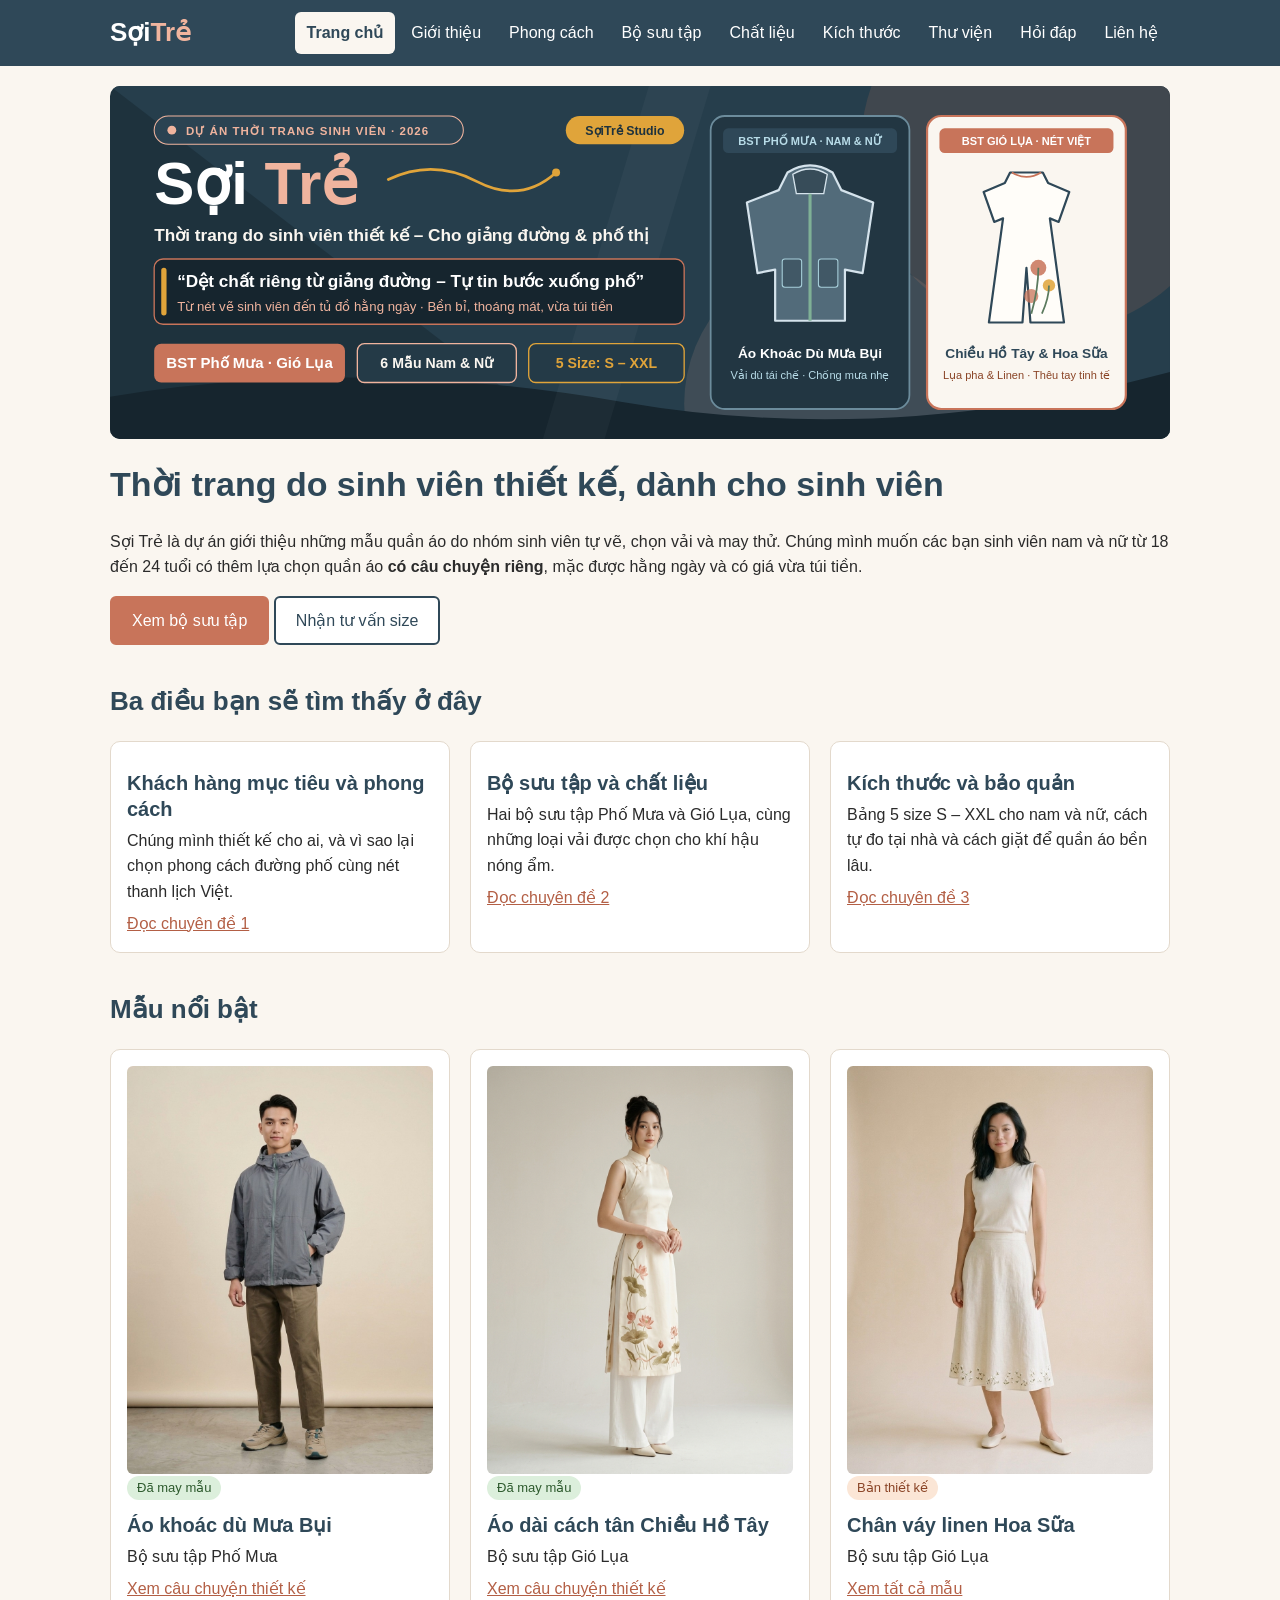
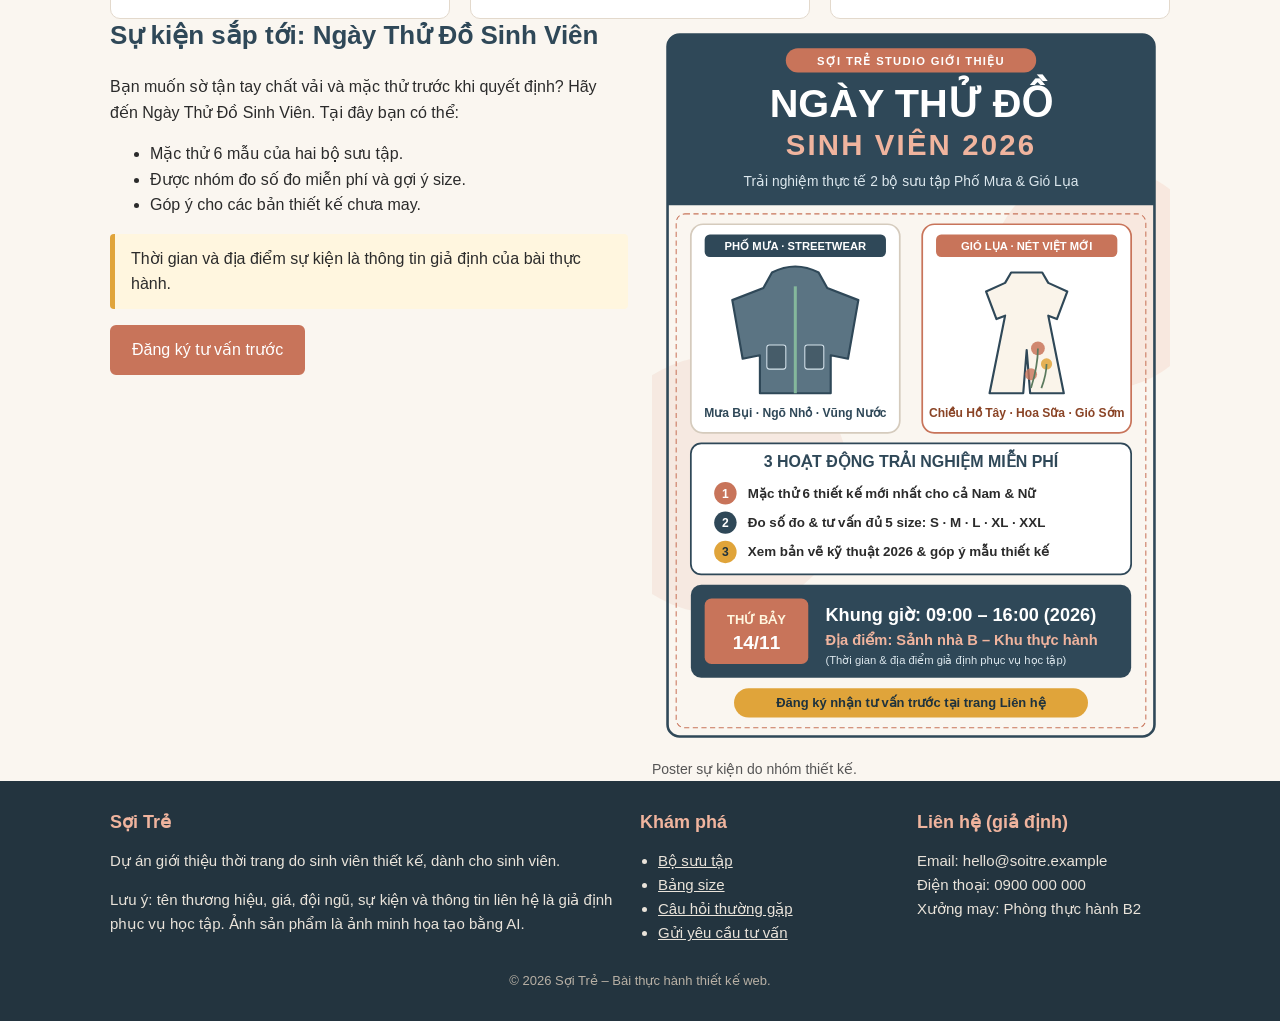
<file: index.html>
<!DOCTYPE html>
<html lang="vi">
<head>
  <meta charset="UTF-8">
  <meta name="viewport" content="width=device-width, initial-scale=1.0">
  <title>Sợi Trẻ – Thời trang do sinh viên thiết kế</title>
  <link rel="stylesheet" href="css/style.css">
</head>
<body>
  <header class="dau-trang">
    <div class="khung">
      <a class="logo" href="index.html">Sợi<span>Trẻ</span></a>
      <nav class="menu" aria-label="Menu chính">
        <ul>
          <li><a href="index.html" class="dang-xem" aria-current="page">Trang chủ</a></li>
          <li><a href="gioi-thieu.html">Giới thiệu</a></li>
          <li><a href="phong-cach.html">Phong cách</a></li>
          <li><a href="bo-suu-tap.html">Bộ sưu tập</a></li>
          <li><a href="chat-lieu.html">Chất liệu</a></li>
          <li><a href="kich-thuoc.html">Kích thước</a></li>
          <li><a href="thu-vien.html">Thư viện</a></li>
          <li><a href="hoi-dap.html">Hỏi đáp</a></li>
          <li><a href="lien-he.html">Liên hệ</a></li>
        </ul>
      </nav>
    </div>
  </header>

  <main class="khung">
    <div class="banner">
      <img src="images/banner.svg" alt="Banner Sợi Trẻ: Thời trang do sinh viên thiết kế, slogan Dệt chất riêng từ giảng đường – Tự tin bước xuống phố, BST Phố Mưa và Gió Lụa, 5 size S đến XXL" width="1200" height="400">
    </div>

    <h1>Thời trang do sinh viên thiết kế, dành cho sinh viên</h1>
    <p>Sợi Trẻ là dự án giới thiệu những mẫu quần áo do nhóm sinh viên tự vẽ, chọn vải và may thử. Chúng mình muốn các bạn sinh viên nam và nữ từ 18 đến 24 tuổi có thêm lựa chọn quần áo <strong>có câu chuyện riêng</strong>, mặc được hằng ngày và có giá vừa túi tiền.</p>
    <p>
      <a class="nut" href="bo-suu-tap.html">Xem bộ sưu tập</a>
      <a class="nut nut-vien" href="lien-he.html">Nhận tư vấn size</a>
    </p>

    <section>
      <h2>Ba điều bạn sẽ tìm thấy ở đây</h2>
      <div class="luoi">
        <article class="the">
          <h3>Khách hàng mục tiêu và phong cách</h3>
          <p>Chúng mình thiết kế cho ai, và vì sao lại chọn phong cách đường phố cùng nét thanh lịch Việt.</p>
          <a href="phong-cach.html">Đọc chuyên đề 1</a>
        </article>
        <article class="the">
          <h3>Bộ sưu tập và chất liệu</h3>
          <p>Hai bộ sưu tập Phố Mưa và Gió Lụa, cùng những loại vải được chọn cho khí hậu nóng ẩm.</p>
          <a href="chat-lieu.html">Đọc chuyên đề 2</a>
        </article>
        <article class="the">
          <h3>Kích thước và bảo quản</h3>
          <p>Bảng 5 size S – XXL cho nam và nữ, cách tự đo tại nhà và cách giặt để quần áo bền lâu.</p>
          <a href="kich-thuoc.html">Đọc chuyên đề 3</a>
        </article>
      </div>
    </section>

    <section>
      <h2>Mẫu nổi bật</h2>
      <div class="luoi">
        <article class="the">
          <img src="images/mau-mua-bui.jpg" alt="Người mẫu nam mặc áo khoác dù màu xám có mũ khóa kéo xanh rêu, mẫu Mưa Bụi" width="896" height="1200">
          <span class="nhan nhan-thuc-te">Đã may mẫu</span>
          <h3>Áo khoác dù Mưa Bụi</h3>
          <p>Bộ sưu tập Phố Mưa</p>
          <a href="chi-tiet-mua-bui.html">Xem câu chuyện thiết kế</a>
        </article>
        <article class="the">
          <img src="images/mau-chieu-ho-tay.jpg" alt="Người mẫu nữ mặc áo dài cách tân màu kem thêu lá sen, mẫu Chiều Hồ Tây" width="896" height="1200">
          <span class="nhan nhan-thuc-te">Đã may mẫu</span>
          <h3>Áo dài cách tân Chiều Hồ Tây</h3>
          <p>Bộ sưu tập Gió Lụa</p>
          <a href="chi-tiet-chieu-ho-tay.html">Xem câu chuyện thiết kế</a>
        </article>
        <article class="the">
          <img src="images/mau-hoa-sua.jpg" alt="Người mẫu nữ mặc chân váy linen chữ A màu kem thêu hoa sữa trắng ở gấu váy" width="896" height="1200">
          <span class="nhan nhan-thiet-ke">Bản thiết kế</span>
          <h3>Chân váy linen Hoa Sữa</h3>
          <p>Bộ sưu tập Gió Lụa</p>
          <a href="bo-suu-tap.html">Xem tất cả mẫu</a>
        </article>
      </div>
    </section>

    <section class="luoi-2">
      <div>
        <h2>Sự kiện sắp tới: Ngày Thử Đồ Sinh Viên</h2>
        <p>Bạn muốn sờ tận tay chất vải và mặc thử trước khi quyết định? Hãy đến Ngày Thử Đồ Sinh Viên. Tại đây bạn có thể:</p>
        <ul>
          <li>Mặc thử 6 mẫu của hai bộ sưu tập.</li>
          <li>Được nhóm đo số đo miễn phí và gợi ý size.</li>
          <li>Góp ý cho các bản thiết kế chưa may.</li>
        </ul>
        <p class="ghi-chu">Thời gian và địa điểm sự kiện là thông tin giả định của bài thực hành.</p>
        <a class="nut" href="lien-he.html">Đăng ký tư vấn trước</a>
      </div>
      <figure>
        <img src="images/poster.svg" alt="Poster Ngày Thử Đồ Sinh Viên, thứ Bảy 14/11/2026, mặc thử 6 mẫu mới và đo size miễn phí" width="600" height="850">
        <figcaption>Poster sự kiện do nhóm thiết kế.</figcaption>
      </figure>
    </section>
  </main>

  <footer class="chan-trang">
    <div class="khung">
      <section>
        <h2>Sợi Trẻ</h2>
        <p>Dự án giới thiệu thời trang do sinh viên thiết kế, dành cho sinh viên.</p>
        <p>Lưu ý: tên thương hiệu, giá, đội ngũ, sự kiện và thông tin liên hệ là giả định phục vụ học tập. Ảnh sản phẩm là ảnh minh họa tạo bằng AI.</p>
      </section>
      <section>
        <h2>Khám phá</h2>
        <ul>
          <li><a href="bo-suu-tap.html">Bộ sưu tập</a></li>
          <li><a href="kich-thuoc.html">Bảng size</a></li>
          <li><a href="hoi-dap.html">Câu hỏi thường gặp</a></li>
          <li><a href="lien-he.html">Gửi yêu cầu tư vấn</a></li>
        </ul>
      </section>
      <section>
        <h2>Liên hệ (giả định)</h2>
        <p>Email: hello@soitre.example<br>Điện thoại: 0900 000 000<br>Xưởng may: Phòng thực hành B2</p>
      </section>
    </div>
    <p class="ban-quyen">© 2026 Sợi Trẻ – Bài thực hành thiết kế web.</p>
  </footer>
</body>
</html>
</file>
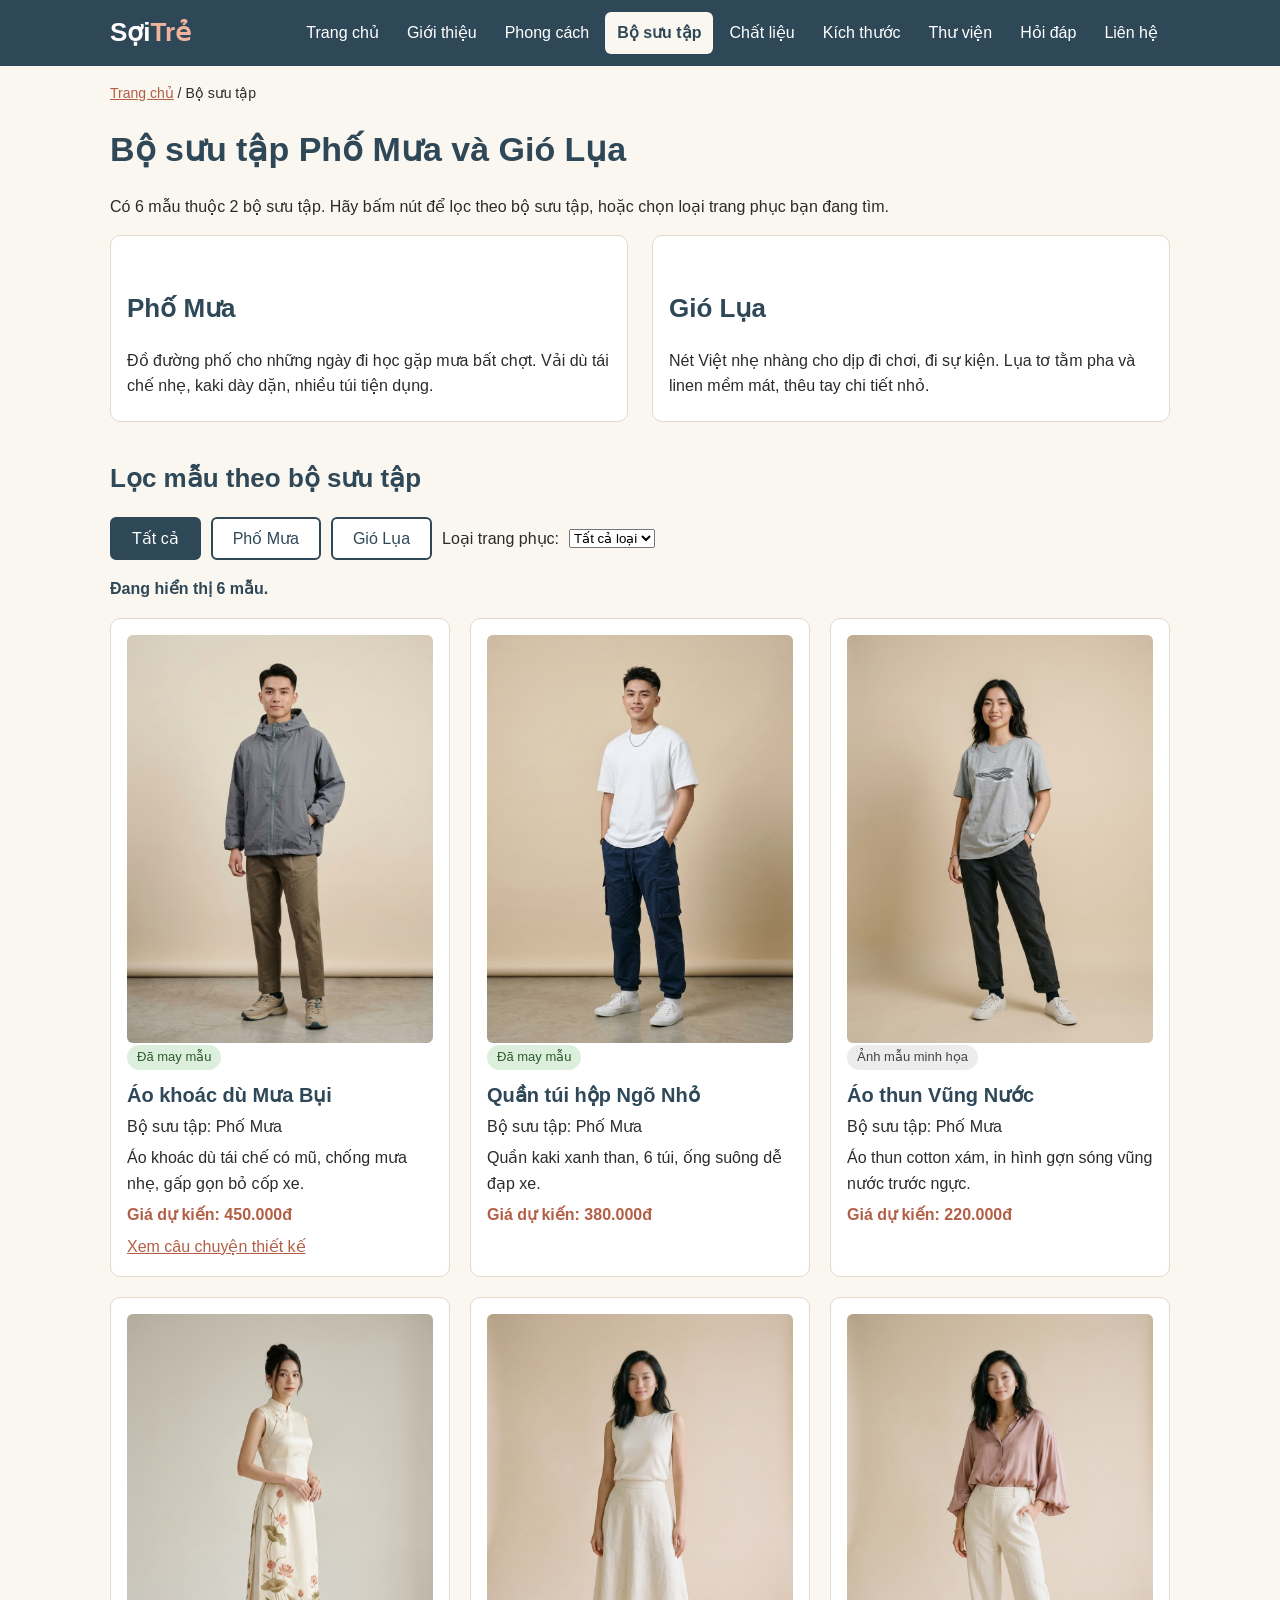
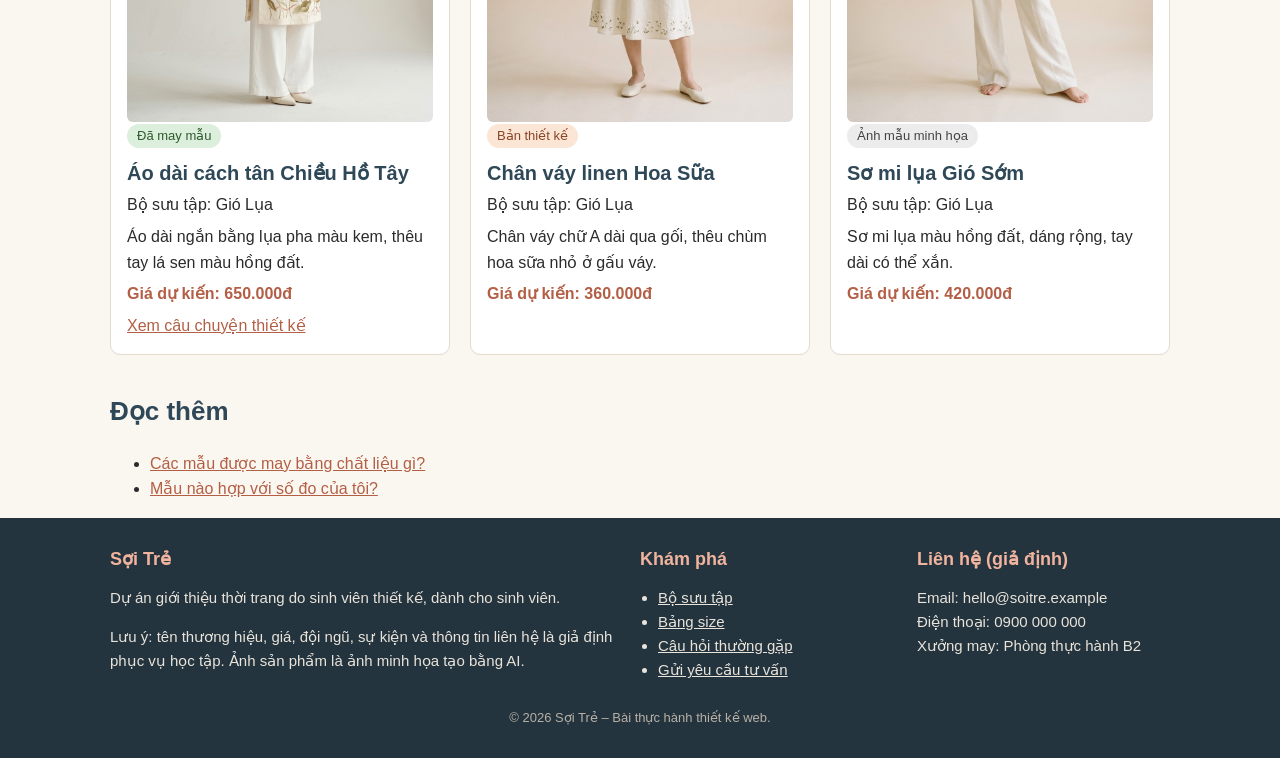
<file: bo-suu-tap.html>
<!DOCTYPE html>
<html lang="vi">
<head>
  <meta charset="UTF-8">
  <meta name="viewport" content="width=device-width, initial-scale=1.0">
  <title>Bộ sưu tập Phố Mưa và Gió Lụa – Sợi Trẻ</title>
  <link rel="stylesheet" href="css/style.css">
</head>
<body>
  <header class="dau-trang">
    <div class="khung">
      <a class="logo" href="index.html">Sợi<span>Trẻ</span></a>
      <nav class="menu" aria-label="Menu chính">
        <ul>
          <li><a href="index.html">Trang chủ</a></li>
          <li><a href="gioi-thieu.html">Giới thiệu</a></li>
          <li><a href="phong-cach.html">Phong cách</a></li>
          <li><a href="bo-suu-tap.html" class="dang-xem" aria-current="page">Bộ sưu tập</a></li>
          <li><a href="chat-lieu.html">Chất liệu</a></li>
          <li><a href="kich-thuoc.html">Kích thước</a></li>
          <li><a href="thu-vien.html">Thư viện</a></li>
          <li><a href="hoi-dap.html">Hỏi đáp</a></li>
          <li><a href="lien-he.html">Liên hệ</a></li>
        </ul>
      </nav>
    </div>
  </header>

  <main class="khung">
    <p class="duong-dan"><a href="index.html">Trang chủ</a> / Bộ sưu tập</p>
    <h1>Bộ sưu tập Phố Mưa và Gió Lụa</h1>
    <p>Có 6 mẫu thuộc 2 bộ sưu tập. Hãy bấm nút để lọc theo bộ sưu tập, hoặc chọn loại trang phục bạn đang tìm.</p>

    <section class="luoi-2">
      <article class="the">
        <h2>Phố Mưa</h2>
        <p>Đồ đường phố cho những ngày đi học gặp mưa bất chợt. Vải dù tái chế nhẹ, kaki dày dặn, nhiều túi tiện dụng.</p>
      </article>
      <article class="the">
        <h2>Gió Lụa</h2>
        <p>Nét Việt nhẹ nhàng cho dịp đi chơi, đi sự kiện. Lụa tơ tằm pha và linen mềm mát, thêu tay chi tiết nhỏ.</p>
      </article>
    </section>

    <section>
      <h2>Lọc mẫu theo bộ sưu tập</h2>
      <div class="bo-loc">
        <button type="button" class="nut nut-vien nut-loc dang-chon" data-bo-suu-tap="tat-ca" aria-pressed="true">Tất cả</button>
        <button type="button" class="nut nut-vien nut-loc" data-bo-suu-tap="pho-mua" aria-pressed="false">Phố Mưa</button>
        <button type="button" class="nut nut-vien nut-loc" data-bo-suu-tap="gio-lua" aria-pressed="false">Gió Lụa</button>
        <label for="chon-loai">Loại trang phục:</label>
        <select id="chon-loai">
          <option value="tat-ca">Tất cả loại</option>
          <option value="ao">Áo</option>
          <option value="ao-khoac">Áo khoác</option>
          <option value="quan">Quần</option>
          <option value="vay">Váy</option>
        </select>
      </div>
      <p id="trang-thai-loc" class="trang-thai-loc" aria-live="polite">Đang hiển thị 6 mẫu.</p>

      <div id="khong-co-ket-qua" class="khong-co-ket-qua an">
        <p>Chưa có mẫu nào phù hợp với lựa chọn của bạn. Bạn thử chọn bộ sưu tập hoặc loại khác nhé.</p>
        <button type="button" id="nut-xem-tat-ca" class="nut">Xem tất cả mẫu</button>
      </div>

      <div id="danh-sach-mau" class="luoi"></div>
      <noscript><p>Trình duyệt đang tắt JavaScript nên không hiện được danh sách mẫu. Bạn có thể xem ảnh tại trang <a href="thu-vien.html">Thư viện</a>.</p></noscript>
    </section>

    <section>
      <h2>Đọc thêm</h2>
      <ul>
        <li><a href="chat-lieu.html">Các mẫu được may bằng chất liệu gì?</a></li>
        <li><a href="kich-thuoc.html">Mẫu nào hợp với số đo của tôi?</a></li>
      </ul>
    </section>
  </main>

  <footer class="chan-trang">
    <div class="khung">
      <section>
        <h2>Sợi Trẻ</h2>
        <p>Dự án giới thiệu thời trang do sinh viên thiết kế, dành cho sinh viên.</p>
        <p>Lưu ý: tên thương hiệu, giá, đội ngũ, sự kiện và thông tin liên hệ là giả định phục vụ học tập. Ảnh sản phẩm là ảnh minh họa tạo bằng AI.</p>
      </section>
      <section>
        <h2>Khám phá</h2>
        <ul>
          <li><a href="bo-suu-tap.html">Bộ sưu tập</a></li>
          <li><a href="kich-thuoc.html">Bảng size</a></li>
          <li><a href="hoi-dap.html">Câu hỏi thường gặp</a></li>
          <li><a href="lien-he.html">Gửi yêu cầu tư vấn</a></li>
        </ul>
      </section>
      <section>
        <h2>Liên hệ (giả định)</h2>
        <p>Email: hello@soitre.example<br>Điện thoại: 0900 000 000<br>Xưởng may: Phòng thực hành B2</p>
      </section>
    </div>
    <p class="ban-quyen">© 2026 Sợi Trẻ – Bài thực hành thiết kế web.</p>
  </footer>

  <script src="js/loc-mau.js"></script>
</body>
</html>
</file>
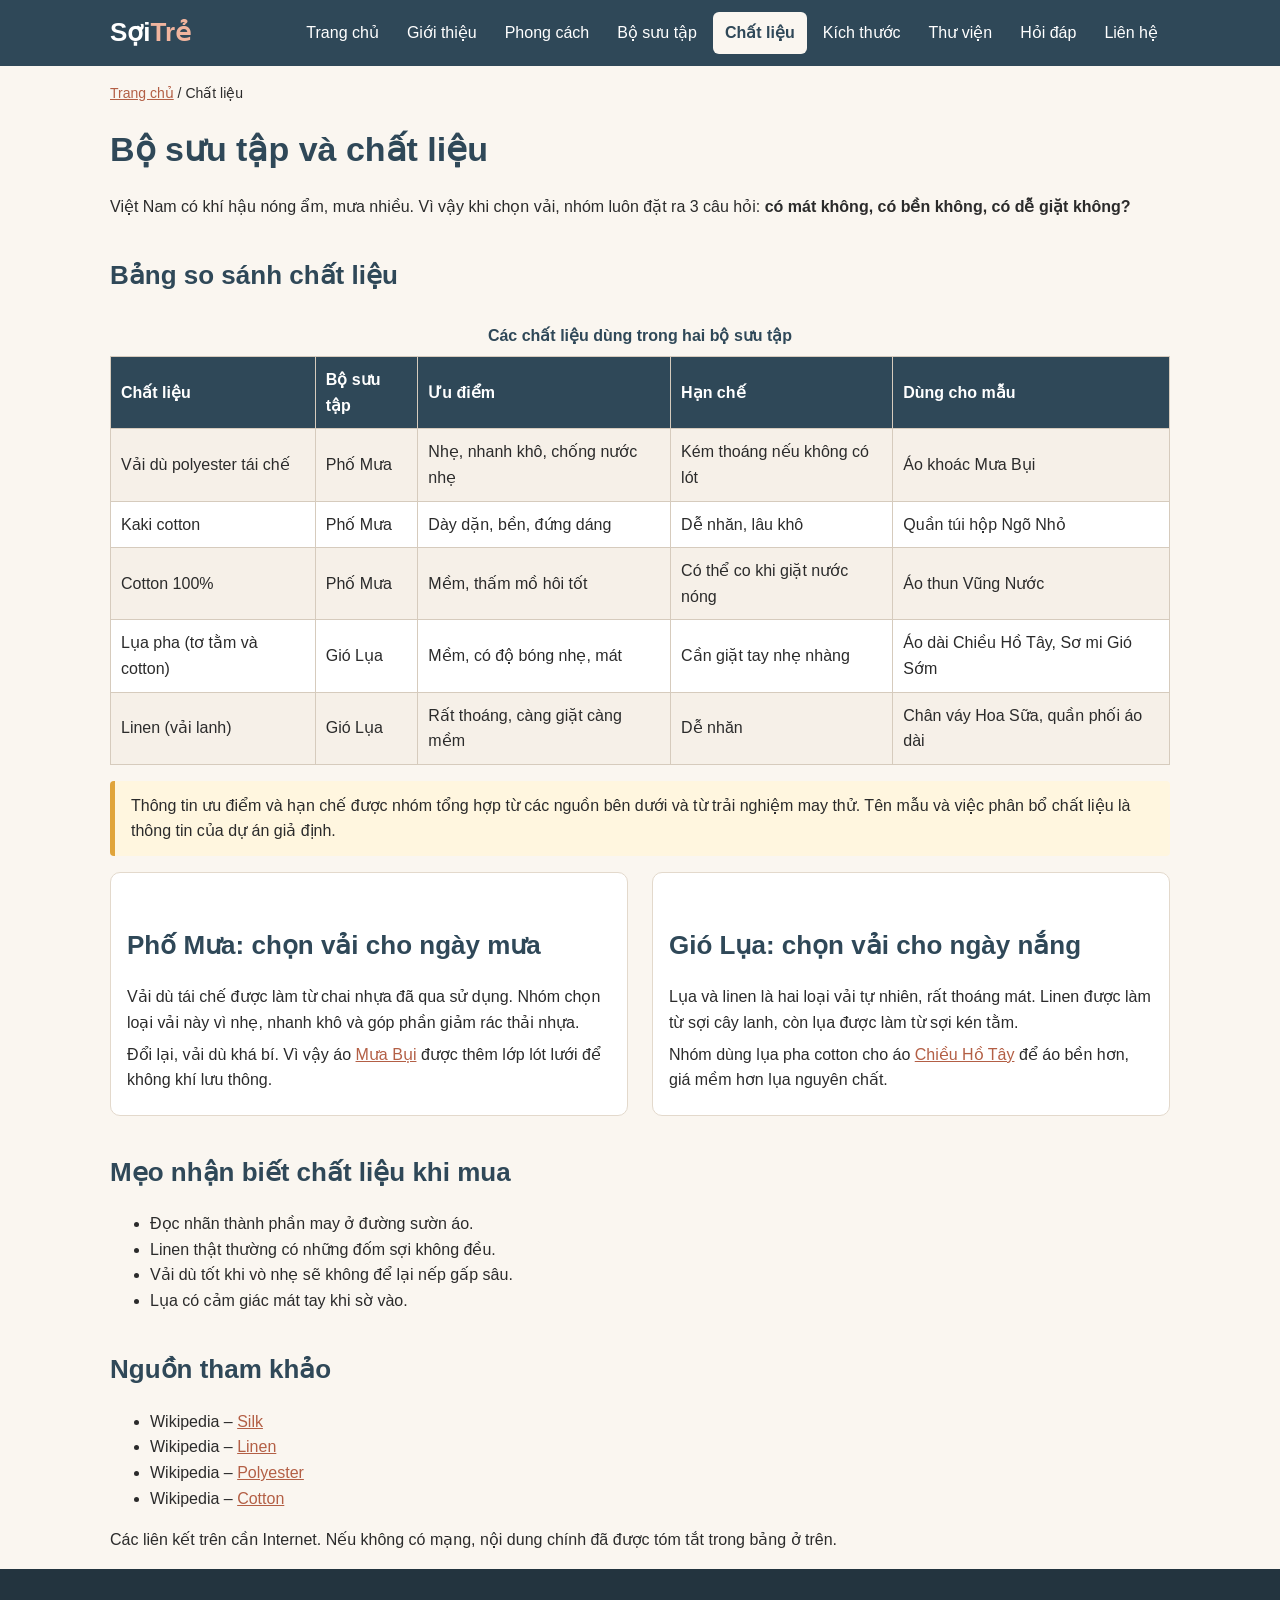
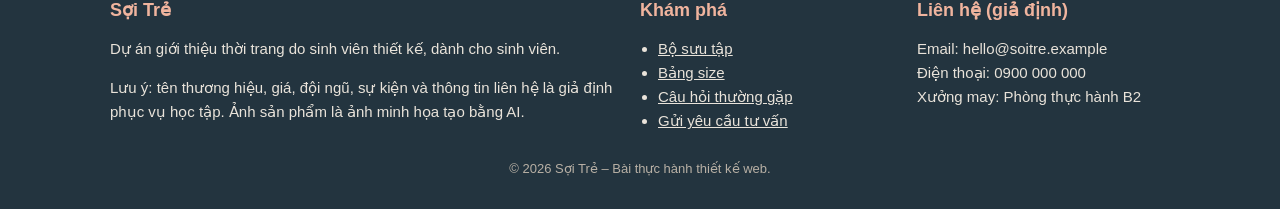
<file: chat-lieu.html>
<!DOCTYPE html>
<html lang="vi">
<head>
  <meta charset="UTF-8">
  <meta name="viewport" content="width=device-width, initial-scale=1.0">
  <title>Bộ sưu tập và chất liệu – Sợi Trẻ</title>
  <link rel="stylesheet" href="css/style.css">
</head>
<body>
  <header class="dau-trang">
    <div class="khung">
      <a class="logo" href="index.html">Sợi<span>Trẻ</span></a>
      <nav class="menu" aria-label="Menu chính">
        <ul>
          <li><a href="index.html">Trang chủ</a></li>
          <li><a href="gioi-thieu.html">Giới thiệu</a></li>
          <li><a href="phong-cach.html">Phong cách</a></li>
          <li><a href="bo-suu-tap.html">Bộ sưu tập</a></li>
          <li><a href="chat-lieu.html" class="dang-xem" aria-current="page">Chất liệu</a></li>
          <li><a href="kich-thuoc.html">Kích thước</a></li>
          <li><a href="thu-vien.html">Thư viện</a></li>
          <li><a href="hoi-dap.html">Hỏi đáp</a></li>
          <li><a href="lien-he.html">Liên hệ</a></li>
        </ul>
      </nav>
    </div>
  </header>

  <main class="khung">
    <p class="duong-dan"><a href="index.html">Trang chủ</a> / Chất liệu</p>
    <h1>Bộ sưu tập và chất liệu</h1>
    <p>Việt Nam có khí hậu nóng ẩm, mưa nhiều. Vì vậy khi chọn vải, nhóm luôn đặt ra 3 câu hỏi: <strong>có mát không, có bền không, có dễ giặt không?</strong></p>

    <section>
      <h2>Bảng so sánh chất liệu</h2>
      <div class="cuon-ngang">
        <table>
          <caption>Các chất liệu dùng trong hai bộ sưu tập</caption>
          <tr>
            <th>Chất liệu</th>
            <th>Bộ sưu tập</th>
            <th>Ưu điểm</th>
            <th>Hạn chế</th>
            <th>Dùng cho mẫu</th>
          </tr>
          <tr>
            <td>Vải dù polyester tái chế</td>
            <td>Phố Mưa</td>
            <td>Nhẹ, nhanh khô, chống nước nhẹ</td>
            <td>Kém thoáng nếu không có lót</td>
            <td>Áo khoác Mưa Bụi</td>
          </tr>
          <tr>
            <td>Kaki cotton</td>
            <td>Phố Mưa</td>
            <td>Dày dặn, bền, đứng dáng</td>
            <td>Dễ nhăn, lâu khô</td>
            <td>Quần túi hộp Ngõ Nhỏ</td>
          </tr>
          <tr>
            <td>Cotton 100%</td>
            <td>Phố Mưa</td>
            <td>Mềm, thấm mồ hôi tốt</td>
            <td>Có thể co khi giặt nước nóng</td>
            <td>Áo thun Vũng Nước</td>
          </tr>
          <tr>
            <td>Lụa pha (tơ tằm và cotton)</td>
            <td>Gió Lụa</td>
            <td>Mềm, có độ bóng nhẹ, mát</td>
            <td>Cần giặt tay nhẹ nhàng</td>
            <td>Áo dài Chiều Hồ Tây, Sơ mi Gió Sớm</td>
          </tr>
          <tr>
            <td>Linen (vải lanh)</td>
            <td>Gió Lụa</td>
            <td>Rất thoáng, càng giặt càng mềm</td>
            <td>Dễ nhăn</td>
            <td>Chân váy Hoa Sữa, quần phối áo dài</td>
          </tr>
        </table>
      </div>
      <p class="ghi-chu">Thông tin ưu điểm và hạn chế được nhóm tổng hợp từ các nguồn bên dưới và từ trải nghiệm may thử. Tên mẫu và việc phân bổ chất liệu là thông tin của dự án giả định.</p>
    </section>

    <section class="luoi-2">
      <article class="the">
        <h2>Phố Mưa: chọn vải cho ngày mưa</h2>
        <p>Vải dù tái chế được làm từ chai nhựa đã qua sử dụng. Nhóm chọn loại vải này vì nhẹ, nhanh khô và góp phần giảm rác thải nhựa.</p>
        <p>Đổi lại, vải dù khá bí. Vì vậy áo <a href="chi-tiet-mua-bui.html">Mưa Bụi</a> được thêm lớp lót lưới để không khí lưu thông.</p>
      </article>
      <article class="the">
        <h2>Gió Lụa: chọn vải cho ngày nắng</h2>
        <p>Lụa và linen là hai loại vải tự nhiên, rất thoáng mát. Linen được làm từ sợi cây lanh, còn lụa được làm từ sợi kén tằm.</p>
        <p>Nhóm dùng lụa pha cotton cho áo <a href="chi-tiet-chieu-ho-tay.html">Chiều Hồ Tây</a> để áo bền hơn, giá mềm hơn lụa nguyên chất.</p>
      </article>
    </section>

    <section>
      <h2>Mẹo nhận biết chất liệu khi mua</h2>
      <ul>
        <li>Đọc nhãn thành phần may ở đường sườn áo.</li>
        <li>Linen thật thường có những đốm sợi không đều.</li>
        <li>Vải dù tốt khi vò nhẹ sẽ không để lại nếp gấp sâu.</li>
        <li>Lụa có cảm giác mát tay khi sờ vào.</li>
      </ul>
    </section>

    <section>
      <h2>Nguồn tham khảo</h2>
      <ul>
        <li>Wikipedia – <a href="https://en.wikipedia.org/wiki/Silk" target="_blank" rel="noopener">Silk</a></li>
        <li>Wikipedia – <a href="https://en.wikipedia.org/wiki/Linen" target="_blank" rel="noopener">Linen</a></li>
        <li>Wikipedia – <a href="https://en.wikipedia.org/wiki/Polyester" target="_blank" rel="noopener">Polyester</a></li>
        <li>Wikipedia – <a href="https://en.wikipedia.org/wiki/Cotton" target="_blank" rel="noopener">Cotton</a></li>
      </ul>
      <p>Các liên kết trên cần Internet. Nếu không có mạng, nội dung chính đã được tóm tắt trong bảng ở trên.</p>
    </section>
  </main>

  <footer class="chan-trang">
    <div class="khung">
      <section>
        <h2>Sợi Trẻ</h2>
        <p>Dự án giới thiệu thời trang do sinh viên thiết kế, dành cho sinh viên.</p>
        <p>Lưu ý: tên thương hiệu, giá, đội ngũ, sự kiện và thông tin liên hệ là giả định phục vụ học tập. Ảnh sản phẩm là ảnh minh họa tạo bằng AI.</p>
      </section>
      <section>
        <h2>Khám phá</h2>
        <ul>
          <li><a href="bo-suu-tap.html">Bộ sưu tập</a></li>
          <li><a href="kich-thuoc.html">Bảng size</a></li>
          <li><a href="hoi-dap.html">Câu hỏi thường gặp</a></li>
          <li><a href="lien-he.html">Gửi yêu cầu tư vấn</a></li>
        </ul>
      </section>
      <section>
        <h2>Liên hệ (giả định)</h2>
        <p>Email: hello@soitre.example<br>Điện thoại: 0900 000 000<br>Xưởng may: Phòng thực hành B2</p>
      </section>
    </div>
    <p class="ban-quyen">© 2026 Sợi Trẻ – Bài thực hành thiết kế web.</p>
  </footer>
</body>
</html>
</file>
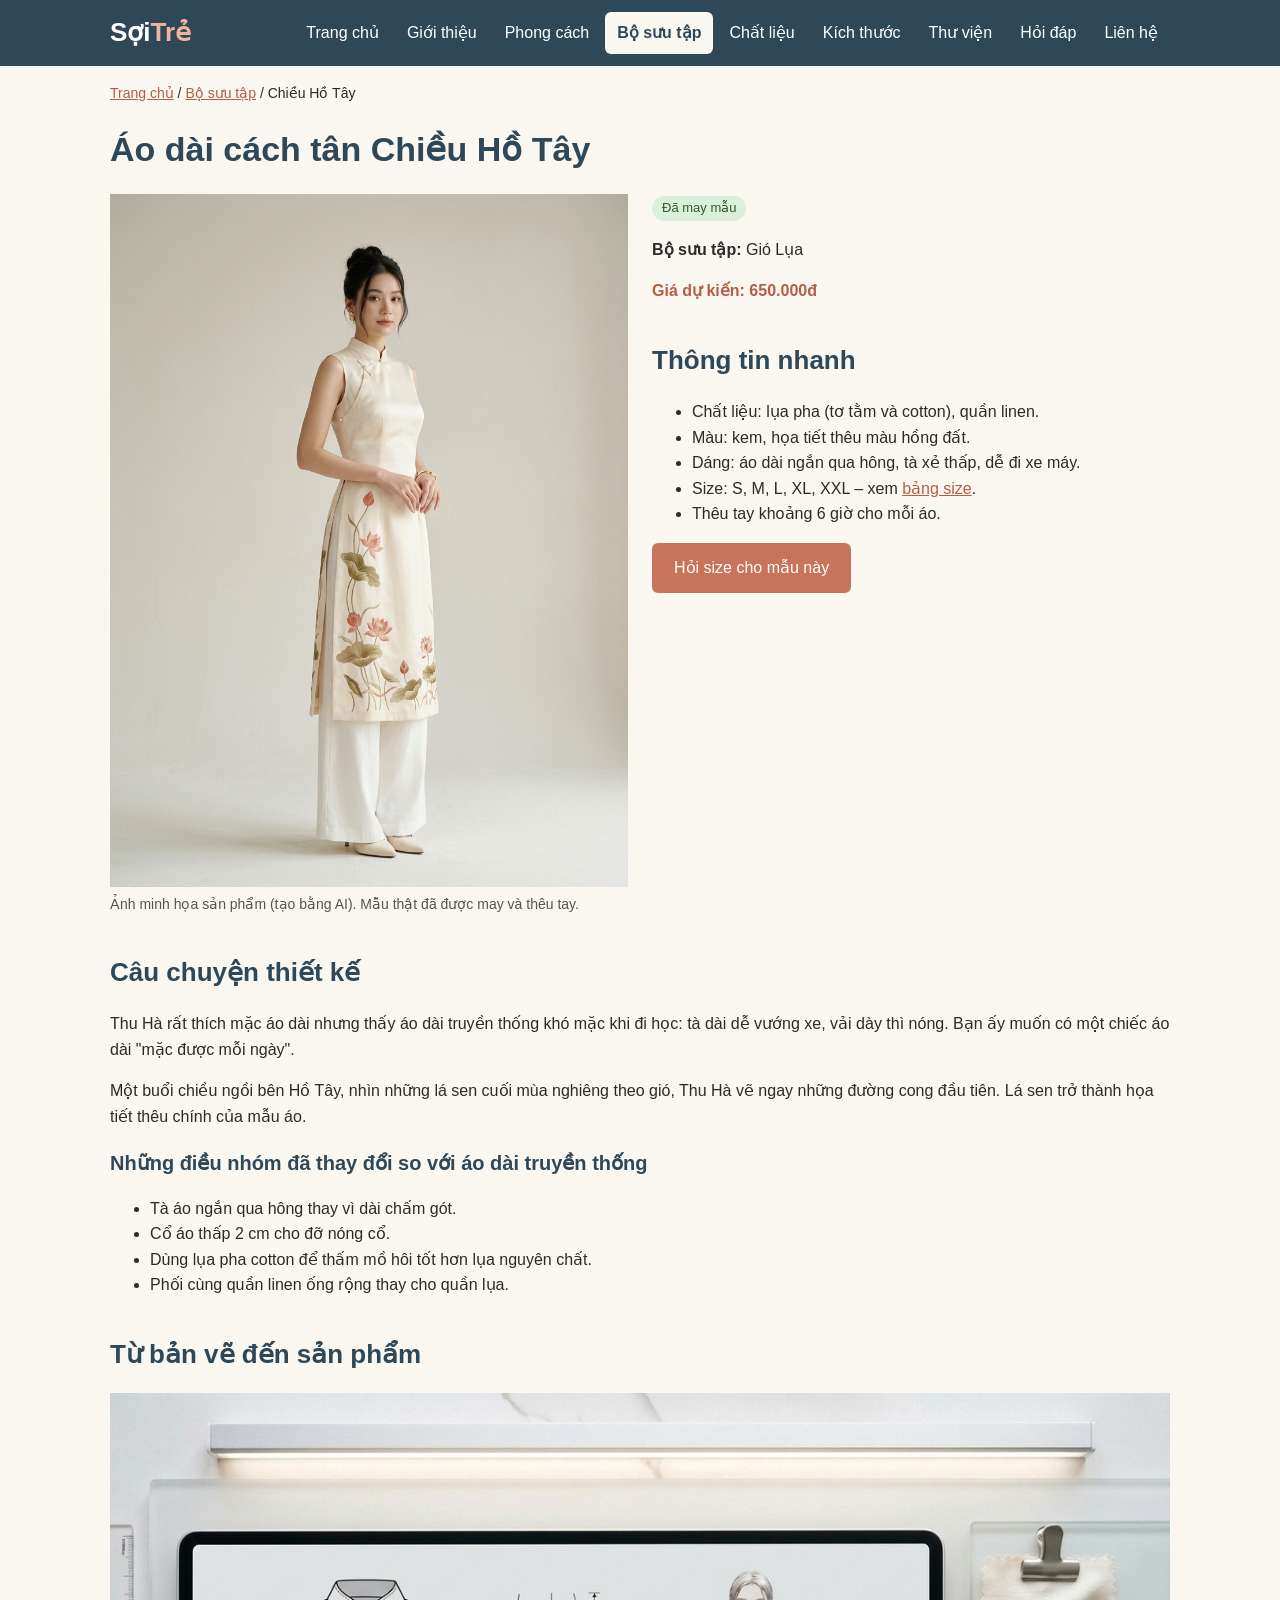
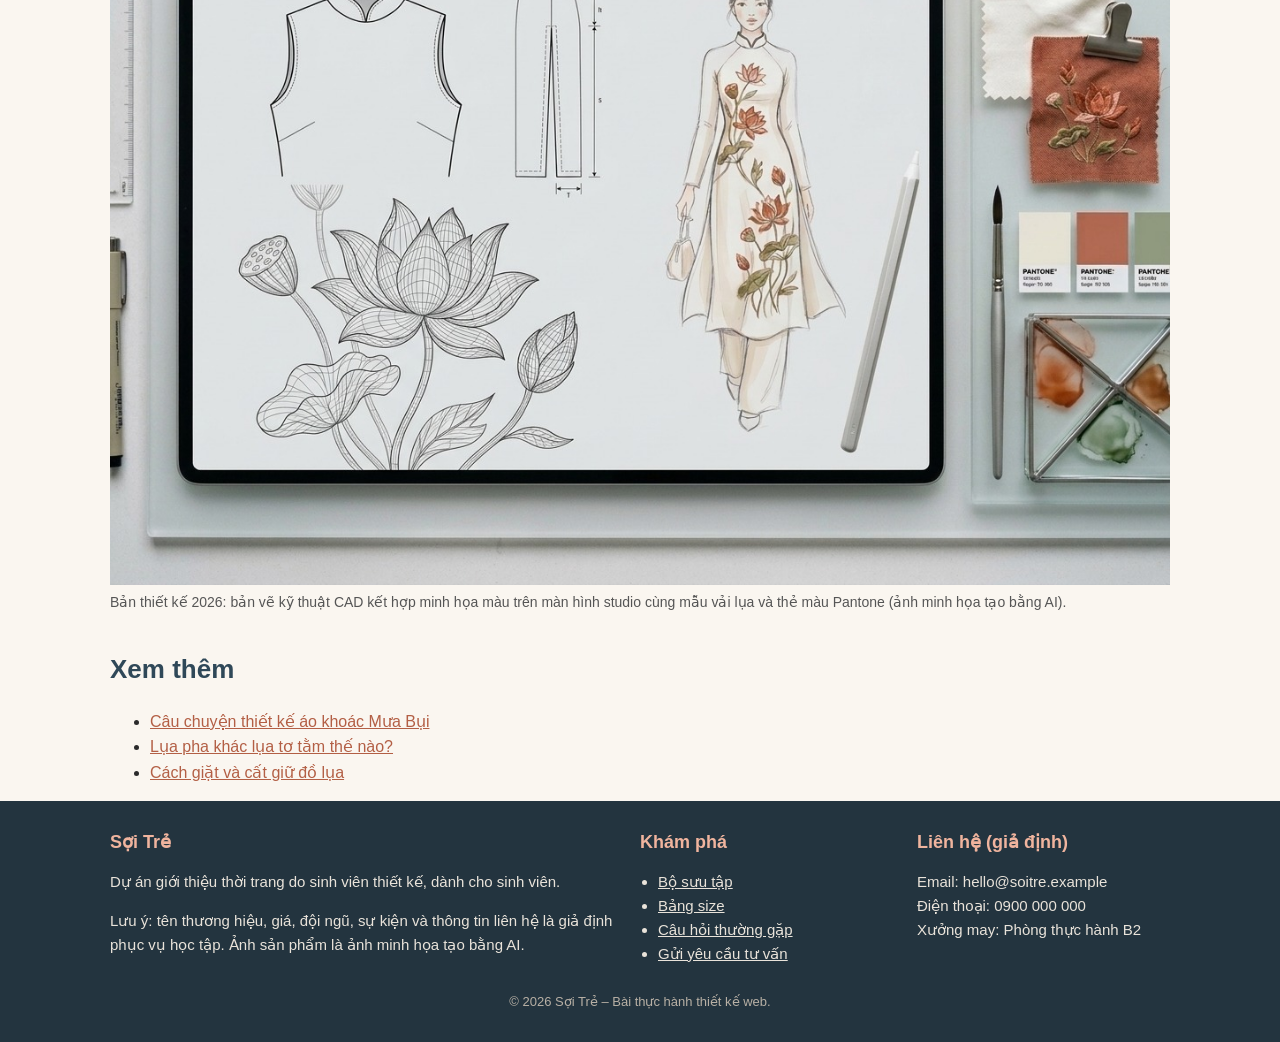
<file: chi-tiet-chieu-ho-tay.html>
<!DOCTYPE html>
<html lang="vi">
<head>
  <meta charset="UTF-8">
  <meta name="viewport" content="width=device-width, initial-scale=1.0">
  <title>Áo dài cách tân Chiều Hồ Tây – Câu chuyện thiết kế – Sợi Trẻ</title>
  <link rel="stylesheet" href="css/style.css">
</head>
<body>
  <header class="dau-trang">
    <div class="khung">
      <a class="logo" href="index.html">Sợi<span>Trẻ</span></a>
      <nav class="menu" aria-label="Menu chính">
        <ul>
          <li><a href="index.html">Trang chủ</a></li>
          <li><a href="gioi-thieu.html">Giới thiệu</a></li>
          <li><a href="phong-cach.html">Phong cách</a></li>
          <li><a href="bo-suu-tap.html" class="dang-xem">Bộ sưu tập</a></li>
          <li><a href="chat-lieu.html">Chất liệu</a></li>
          <li><a href="kich-thuoc.html">Kích thước</a></li>
          <li><a href="thu-vien.html">Thư viện</a></li>
          <li><a href="hoi-dap.html">Hỏi đáp</a></li>
          <li><a href="lien-he.html">Liên hệ</a></li>
        </ul>
      </nav>
    </div>
  </header>

  <main class="khung">
    <p class="duong-dan"><a href="index.html">Trang chủ</a> / <a href="bo-suu-tap.html">Bộ sưu tập</a> / Chiều Hồ Tây</p>
    <h1>Áo dài cách tân Chiều Hồ Tây</h1>

    <section class="luoi-2">
      <figure>
        <img src="images/mau-chieu-ho-tay.jpg" alt="Người mẫu mặc áo dài ngắn màu kem thêu lá sen hồng đất, quần ống rộng màu ngà" width="896" height="1200">
        <figcaption>Ảnh minh họa sản phẩm (tạo bằng AI). Mẫu thật đã được may và thêu tay.</figcaption>
      </figure>
      <div>
        <span class="nhan nhan-thuc-te">Đã may mẫu</span>
        <p><strong>Bộ sưu tập:</strong> Gió Lụa</p>
        <p class="gia">Giá dự kiến: 650.000đ</p>
        <h2>Thông tin nhanh</h2>
        <ul>
          <li>Chất liệu: lụa pha (tơ tằm và cotton), quần linen.</li>
          <li>Màu: kem, họa tiết thêu màu hồng đất.</li>
          <li>Dáng: áo dài ngắn qua hông, tà xẻ thấp, dễ đi xe máy.</li>
          <li>Size: S, M, L, XL, XXL – xem <a href="kich-thuoc.html">bảng size</a>.</li>
          <li>Thêu tay khoảng 6 giờ cho mỗi áo.</li>
        </ul>
        <a class="nut" href="lien-he.html">Hỏi size cho mẫu này</a>
      </div>
    </section>

    <section>
      <h2>Câu chuyện thiết kế</h2>
      <p>Thu Hà rất thích mặc áo dài nhưng thấy áo dài truyền thống khó mặc khi đi học: tà dài dễ vướng xe, vải dày thì nóng. Bạn ấy muốn có một chiếc áo dài "mặc được mỗi ngày".</p>
      <p>Một buổi chiều ngồi bên Hồ Tây, nhìn những lá sen cuối mùa nghiêng theo gió, Thu Hà vẽ ngay những đường cong đầu tiên. Lá sen trở thành họa tiết thêu chính của mẫu áo.</p>
      <h3>Những điều nhóm đã thay đổi so với áo dài truyền thống</h3>
      <ul>
        <li>Tà áo ngắn qua hông thay vì dài chấm gót.</li>
        <li>Cổ áo thấp 2 cm cho đỡ nóng cổ.</li>
        <li>Dùng lụa pha cotton để thấm mồ hôi tốt hơn lụa nguyên chất.</li>
        <li>Phối cùng quần linen ống rộng thay cho quần lụa.</li>
      </ul>
    </section>

    <section>
      <h2>Từ bản vẽ đến sản phẩm</h2>
      <figure>
        <img src="images/phac-thao-chieu-ho-tay.jpg" alt="Không gian thiết kế hiện đại 2026 với màn hình vẽ kỹ thuật số hiển thị cấu trúc cổ áo, tà áo, họa tiết hoa sen 3D và bản minh họa áo dài Chiều Hồ Tây kèm mẫu vải lụa và bảng màu Pantone" width="1200" height="896">
        <figcaption>Bản thiết kế 2026: bản vẽ kỹ thuật CAD kết hợp minh họa màu trên màn hình studio cùng mẫu vải lụa và thẻ màu Pantone (ảnh minh họa tạo bằng AI).</figcaption>
      </figure>
    </section>

    <section>
      <h2>Xem thêm</h2>
      <ul>
        <li><a href="chi-tiet-mua-bui.html">Câu chuyện thiết kế áo khoác Mưa Bụi</a></li>
        <li><a href="chat-lieu.html">Lụa pha khác lụa tơ tằm thế nào?</a></li>
        <li><a href="kich-thuoc.html">Cách giặt và cất giữ đồ lụa</a></li>
      </ul>
    </section>
  </main>

  <footer class="chan-trang">
    <div class="khung">
      <section>
        <h2>Sợi Trẻ</h2>
        <p>Dự án giới thiệu thời trang do sinh viên thiết kế, dành cho sinh viên.</p>
        <p>Lưu ý: tên thương hiệu, giá, đội ngũ, sự kiện và thông tin liên hệ là giả định phục vụ học tập. Ảnh sản phẩm là ảnh minh họa tạo bằng AI.</p>
      </section>
      <section>
        <h2>Khám phá</h2>
        <ul>
          <li><a href="bo-suu-tap.html">Bộ sưu tập</a></li>
          <li><a href="kich-thuoc.html">Bảng size</a></li>
          <li><a href="hoi-dap.html">Câu hỏi thường gặp</a></li>
          <li><a href="lien-he.html">Gửi yêu cầu tư vấn</a></li>
        </ul>
      </section>
      <section>
        <h2>Liên hệ (giả định)</h2>
        <p>Email: hello@soitre.example<br>Điện thoại: 0900 000 000<br>Xưởng may: Phòng thực hành B2</p>
      </section>
    </div>
    <p class="ban-quyen">© 2026 Sợi Trẻ – Bài thực hành thiết kế web.</p>
  </footer>
</body>
</html>
</file>
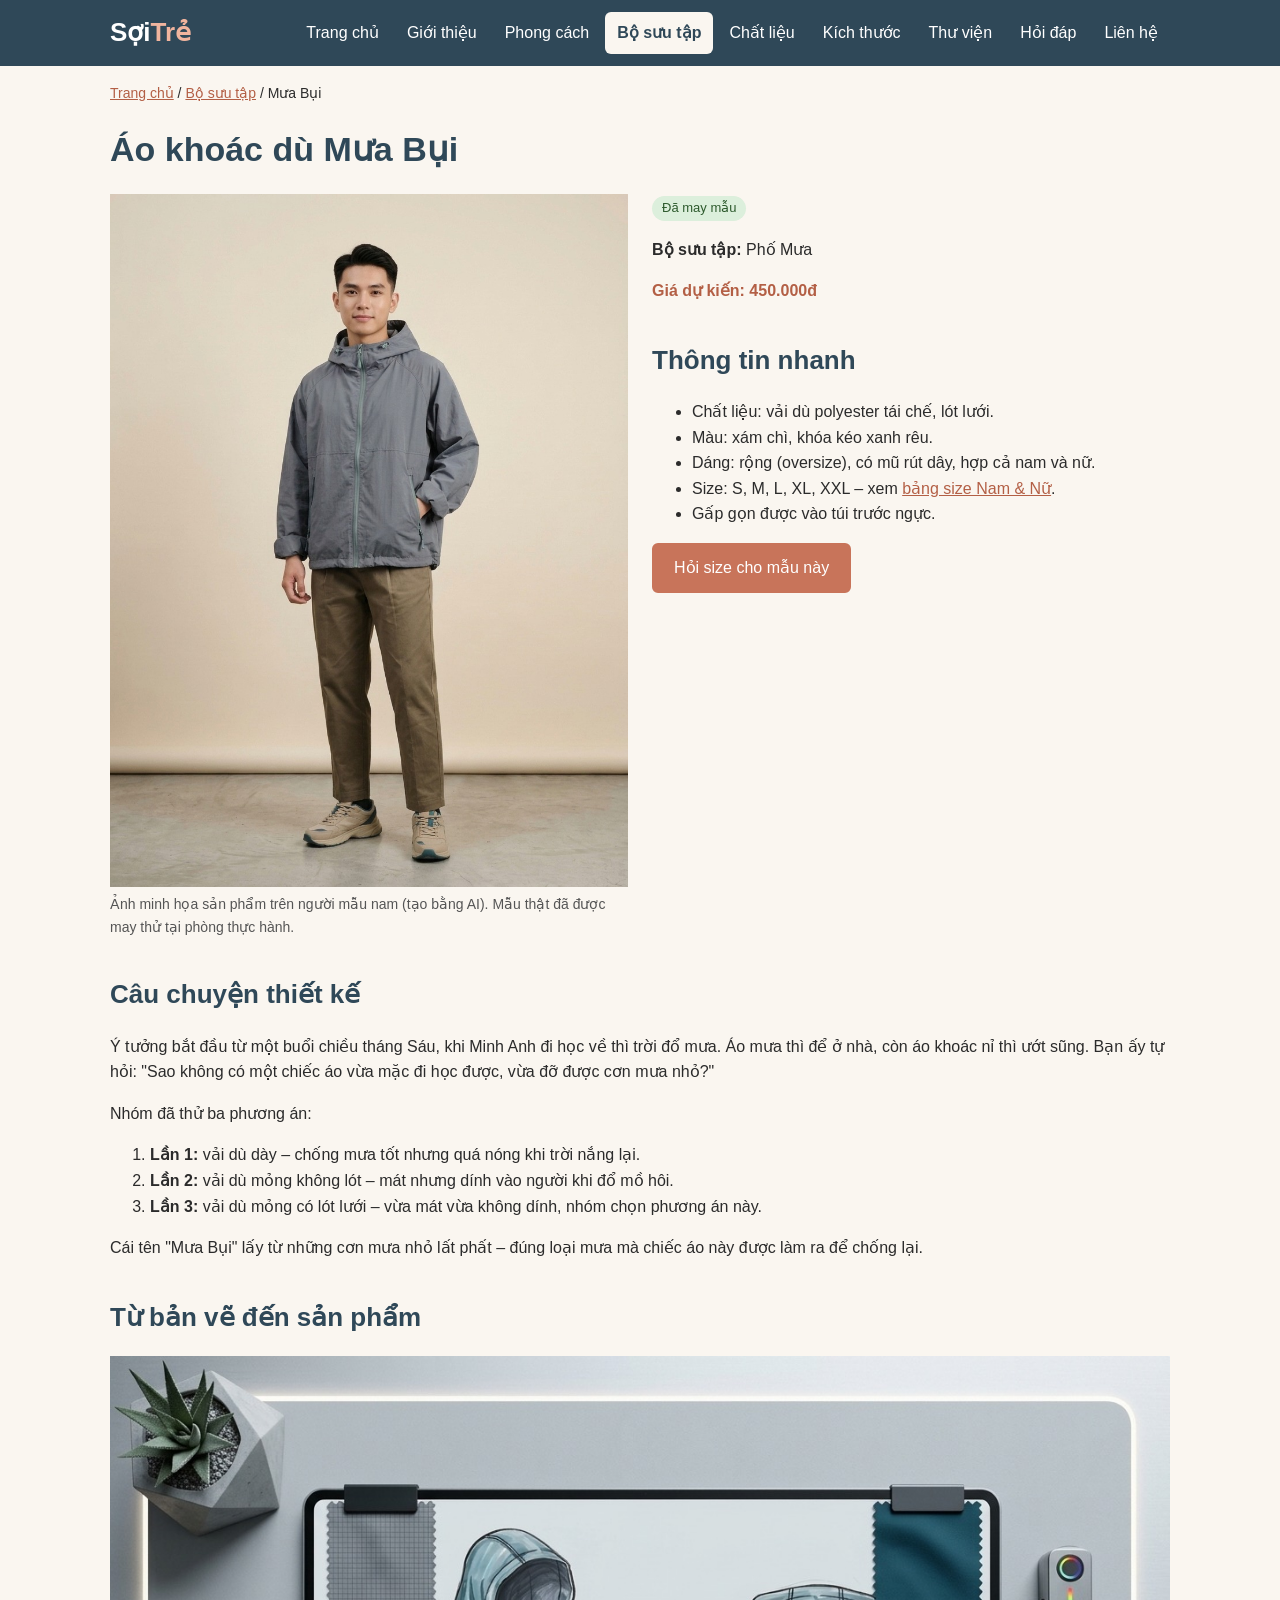
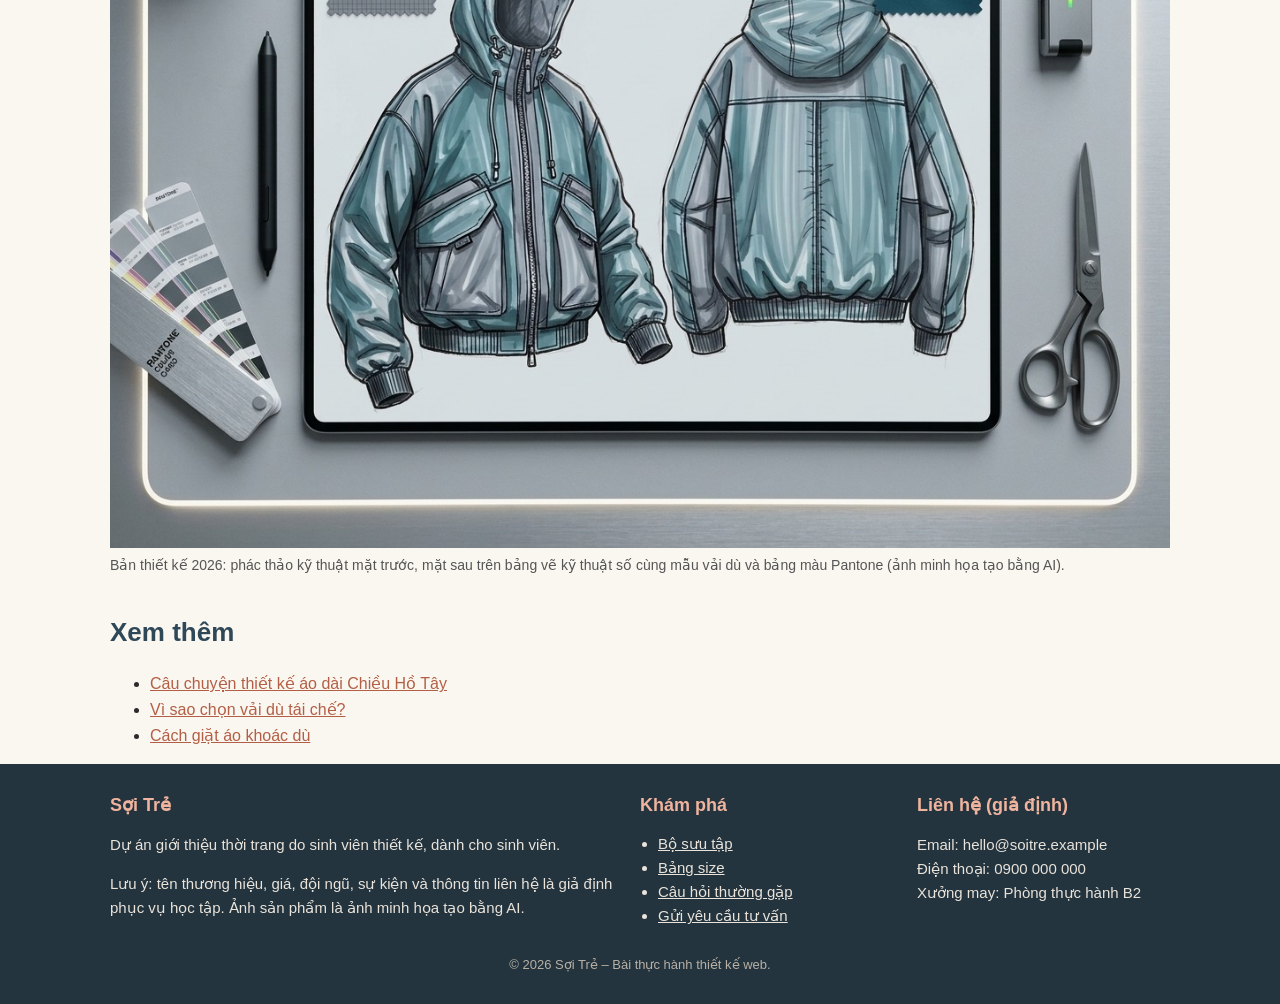
<file: chi-tiet-mua-bui.html>
<!DOCTYPE html>
<html lang="vi">
<head>
  <meta charset="UTF-8">
  <meta name="viewport" content="width=device-width, initial-scale=1.0">
  <title>Áo khoác dù Mưa Bụi – Câu chuyện thiết kế – Sợi Trẻ</title>
  <link rel="stylesheet" href="css/style.css">
</head>
<body>
  <header class="dau-trang">
    <div class="khung">
      <a class="logo" href="index.html">Sợi<span>Trẻ</span></a>
      <nav class="menu" aria-label="Menu chính">
        <ul>
          <li><a href="index.html">Trang chủ</a></li>
          <li><a href="gioi-thieu.html">Giới thiệu</a></li>
          <li><a href="phong-cach.html">Phong cách</a></li>
          <li><a href="bo-suu-tap.html" class="dang-xem">Bộ sưu tập</a></li>
          <li><a href="chat-lieu.html">Chất liệu</a></li>
          <li><a href="kich-thuoc.html">Kích thước</a></li>
          <li><a href="thu-vien.html">Thư viện</a></li>
          <li><a href="hoi-dap.html">Hỏi đáp</a></li>
          <li><a href="lien-he.html">Liên hệ</a></li>
        </ul>
      </nav>
    </div>
  </header>

  <main class="khung">
    <p class="duong-dan"><a href="index.html">Trang chủ</a> / <a href="bo-suu-tap.html">Bộ sưu tập</a> / Mưa Bụi</p>
    <h1>Áo khoác dù Mưa Bụi</h1>

    <section class="luoi-2">
      <figure>
        <img src="images/mau-mua-bui.jpg" alt="Người mẫu nam mặc áo khoác dù màu xám có mũ, khóa kéo màu xanh rêu" width="896" height="1200">
        <figcaption>Ảnh minh họa sản phẩm trên người mẫu nam (tạo bằng AI). Mẫu thật đã được may thử tại phòng thực hành.</figcaption>
      </figure>
      <div>
        <span class="nhan nhan-thuc-te">Đã may mẫu</span>
        <p><strong>Bộ sưu tập:</strong> Phố Mưa</p>
        <p class="gia">Giá dự kiến: 450.000đ</p>
        <h2>Thông tin nhanh</h2>
        <ul>
          <li>Chất liệu: vải dù polyester tái chế, lót lưới.</li>
          <li>Màu: xám chì, khóa kéo xanh rêu.</li>
          <li>Dáng: rộng (oversize), có mũ rút dây, hợp cả nam và nữ.</li>
          <li>Size: S, M, L, XL, XXL – xem <a href="kich-thuoc.html">bảng size Nam &amp; Nữ</a>.</li>
          <li>Gấp gọn được vào túi trước ngực.</li>
        </ul>
        <a class="nut" href="lien-he.html">Hỏi size cho mẫu này</a>
      </div>
    </section>

    <section>
      <h2>Câu chuyện thiết kế</h2>
      <p>Ý tưởng bắt đầu từ một buổi chiều tháng Sáu, khi Minh Anh đi học về thì trời đổ mưa. Áo mưa thì để ở nhà, còn áo khoác nỉ thì ướt sũng. Bạn ấy tự hỏi: "Sao không có một chiếc áo vừa mặc đi học được, vừa đỡ được cơn mưa nhỏ?"</p>
      <p>Nhóm đã thử ba phương án:</p>
      <ol>
        <li><strong>Lần 1:</strong> vải dù dày – chống mưa tốt nhưng quá nóng khi trời nắng lại.</li>
        <li><strong>Lần 2:</strong> vải dù mỏng không lót – mát nhưng dính vào người khi đổ mồ hôi.</li>
        <li><strong>Lần 3:</strong> vải dù mỏng có lót lưới – vừa mát vừa không dính, nhóm chọn phương án này.</li>
      </ol>
      <p>Cái tên "Mưa Bụi" lấy từ những cơn mưa nhỏ lất phất – đúng loại mưa mà chiếc áo này được làm ra để chống lại.</p>
    </section>

    <section>
      <h2>Từ bản vẽ đến sản phẩm</h2>
      <figure>
        <img src="images/phac-thao-mua-bui.jpg" alt="Bàn thiết kế hiện đại 2026 hiển thị bản vẽ mặt trước và mặt sau áo khoác có mũ trên bảng vẽ điện tử, kèm mẫu vải dù, thẻ màu Pantone và cảm biến màu" width="1200" height="896">
        <figcaption>Bản thiết kế 2026: phác thảo kỹ thuật mặt trước, mặt sau trên bảng vẽ kỹ thuật số cùng mẫu vải dù và bảng màu Pantone (ảnh minh họa tạo bằng AI).</figcaption>
      </figure>
    </section>

    <section>
      <h2>Xem thêm</h2>
      <ul>
        <li><a href="chi-tiet-chieu-ho-tay.html">Câu chuyện thiết kế áo dài Chiều Hồ Tây</a></li>
        <li><a href="chat-lieu.html">Vì sao chọn vải dù tái chế?</a></li>
        <li><a href="kich-thuoc.html">Cách giặt áo khoác dù</a></li>
      </ul>
    </section>
  </main>

  <footer class="chan-trang">
    <div class="khung">
      <section>
        <h2>Sợi Trẻ</h2>
        <p>Dự án giới thiệu thời trang do sinh viên thiết kế, dành cho sinh viên.</p>
        <p>Lưu ý: tên thương hiệu, giá, đội ngũ, sự kiện và thông tin liên hệ là giả định phục vụ học tập. Ảnh sản phẩm là ảnh minh họa tạo bằng AI.</p>
      </section>
      <section>
        <h2>Khám phá</h2>
        <ul>
          <li><a href="bo-suu-tap.html">Bộ sưu tập</a></li>
          <li><a href="kich-thuoc.html">Bảng size</a></li>
          <li><a href="hoi-dap.html">Câu hỏi thường gặp</a></li>
          <li><a href="lien-he.html">Gửi yêu cầu tư vấn</a></li>
        </ul>
      </section>
      <section>
        <h2>Liên hệ (giả định)</h2>
        <p>Email: hello@soitre.example<br>Điện thoại: 0900 000 000<br>Xưởng may: Phòng thực hành B2</p>
      </section>
    </div>
    <p class="ban-quyen">© 2026 Sợi Trẻ – Bài thực hành thiết kế web.</p>
  </footer>
</body>
</html>
</file>
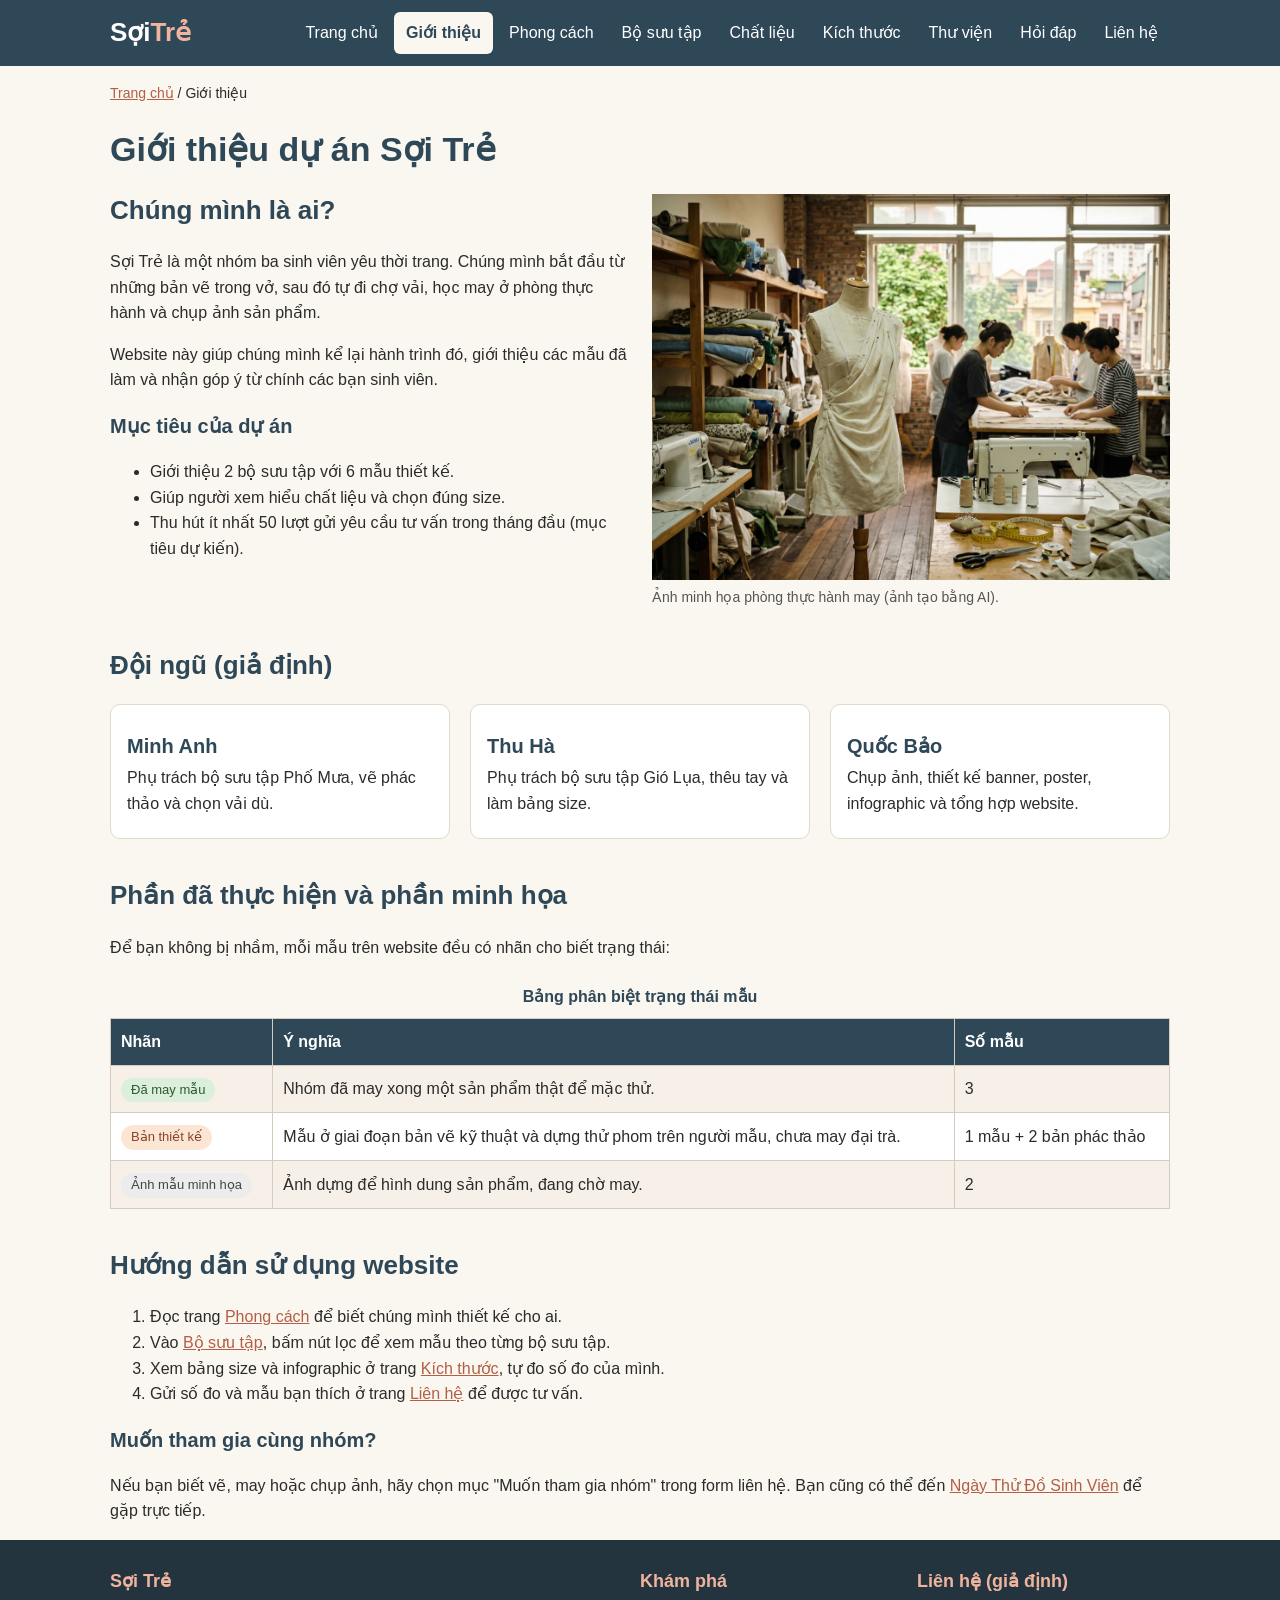
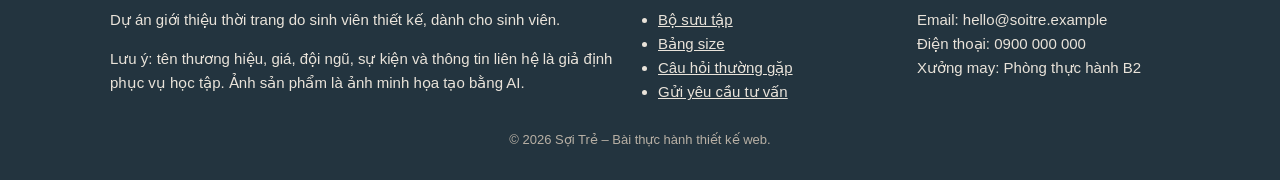
<file: gioi-thieu.html>
<!DOCTYPE html>
<html lang="vi">
<head>
  <meta charset="UTF-8">
  <meta name="viewport" content="width=device-width, initial-scale=1.0">
  <title>Giới thiệu dự án – Sợi Trẻ</title>
  <link rel="stylesheet" href="css/style.css">
</head>
<body>
  <header class="dau-trang">
    <div class="khung">
      <a class="logo" href="index.html">Sợi<span>Trẻ</span></a>
      <nav class="menu" aria-label="Menu chính">
        <ul>
          <li><a href="index.html">Trang chủ</a></li>
          <li><a href="gioi-thieu.html" class="dang-xem" aria-current="page">Giới thiệu</a></li>
          <li><a href="phong-cach.html">Phong cách</a></li>
          <li><a href="bo-suu-tap.html">Bộ sưu tập</a></li>
          <li><a href="chat-lieu.html">Chất liệu</a></li>
          <li><a href="kich-thuoc.html">Kích thước</a></li>
          <li><a href="thu-vien.html">Thư viện</a></li>
          <li><a href="hoi-dap.html">Hỏi đáp</a></li>
          <li><a href="lien-he.html">Liên hệ</a></li>
        </ul>
      </nav>
    </div>
  </header>

  <main class="khung">
    <p class="duong-dan"><a href="index.html">Trang chủ</a> / Giới thiệu</p>
    <h1>Giới thiệu dự án Sợi Trẻ</h1>

    <section class="luoi-2">
      <div>
        <h2>Chúng mình là ai?</h2>
        <p>Sợi Trẻ là một nhóm ba sinh viên yêu thời trang. Chúng mình bắt đầu từ những bản vẽ trong vở, sau đó tự đi chợ vải, học may ở phòng thực hành và chụp ảnh sản phẩm.</p>
        <p>Website này giúp chúng mình kể lại hành trình đó, giới thiệu các mẫu đã làm và nhận góp ý từ chính các bạn sinh viên.</p>
        <h3>Mục tiêu của dự án</h3>
        <ul>
          <li>Giới thiệu 2 bộ sưu tập với 6 mẫu thiết kế.</li>
          <li>Giúp người xem hiểu chất liệu và chọn đúng size.</li>
          <li>Thu hút ít nhất 50 lượt gửi yêu cầu tư vấn trong tháng đầu (mục tiêu dự kiến).</li>
        </ul>
      </div>
      <figure>
        <img src="images/xuong-may.jpg" alt="Phòng thực hành may với máy may, ma-nơ-canh và các cuộn vải" width="1200" height="896">
        <figcaption>Ảnh minh họa phòng thực hành may (ảnh tạo bằng AI).</figcaption>
      </figure>
    </section>

    <section>
      <h2>Đội ngũ (giả định)</h2>
      <div class="luoi">
        <article class="the">
          <h3>Minh Anh</h3>
          <p>Phụ trách bộ sưu tập Phố Mưa, vẽ phác thảo và chọn vải dù.</p>
        </article>
        <article class="the">
          <h3>Thu Hà</h3>
          <p>Phụ trách bộ sưu tập Gió Lụa, thêu tay và làm bảng size.</p>
        </article>
        <article class="the">
          <h3>Quốc Bảo</h3>
          <p>Chụp ảnh, thiết kế banner, poster, infographic và tổng hợp website.</p>
        </article>
      </div>
    </section>

    <section>
      <h2>Phần đã thực hiện và phần minh họa</h2>
      <p>Để bạn không bị nhầm, mỗi mẫu trên website đều có nhãn cho biết trạng thái:</p>
      <div class="cuon-ngang">
        <table>
          <caption>Bảng phân biệt trạng thái mẫu</caption>
          <tr>
            <th>Nhãn</th>
            <th>Ý nghĩa</th>
            <th>Số mẫu</th>
          </tr>
          <tr>
            <td><span class="nhan nhan-thuc-te">Đã may mẫu</span></td>
            <td>Nhóm đã may xong một sản phẩm thật để mặc thử.</td>
            <td>3</td>
          </tr>
          <tr>
            <td><span class="nhan nhan-thiet-ke">Bản thiết kế</span></td>
            <td>Mẫu ở giai đoạn bản vẽ kỹ thuật và dựng thử phom trên người mẫu, chưa may đại trà.</td>
            <td>1 mẫu + 2 bản phác thảo</td>
          </tr>
          <tr>
            <td><span class="nhan nhan-minh-hoa">Ảnh mẫu minh họa</span></td>
            <td>Ảnh dựng để hình dung sản phẩm, đang chờ may.</td>
            <td>2</td>
          </tr>
        </table>
      </div>
    </section>

    <section>
      <h2>Hướng dẫn sử dụng website</h2>
      <ol>
        <li>Đọc trang <a href="phong-cach.html">Phong cách</a> để biết chúng mình thiết kế cho ai.</li>
        <li>Vào <a href="bo-suu-tap.html">Bộ sưu tập</a>, bấm nút lọc để xem mẫu theo từng bộ sưu tập.</li>
        <li>Xem bảng size và infographic ở trang <a href="kich-thuoc.html">Kích thước</a>, tự đo số đo của mình.</li>
        <li>Gửi số đo và mẫu bạn thích ở trang <a href="lien-he.html">Liên hệ</a> để được tư vấn.</li>
      </ol>
      <h3>Muốn tham gia cùng nhóm?</h3>
      <p>Nếu bạn biết vẽ, may hoặc chụp ảnh, hãy chọn mục "Muốn tham gia nhóm" trong form liên hệ. Bạn cũng có thể đến <a href="index.html">Ngày Thử Đồ Sinh Viên</a> để gặp trực tiếp.</p>
    </section>
  </main>

  <footer class="chan-trang">
    <div class="khung">
      <section>
        <h2>Sợi Trẻ</h2>
        <p>Dự án giới thiệu thời trang do sinh viên thiết kế, dành cho sinh viên.</p>
        <p>Lưu ý: tên thương hiệu, giá, đội ngũ, sự kiện và thông tin liên hệ là giả định phục vụ học tập. Ảnh sản phẩm là ảnh minh họa tạo bằng AI.</p>
      </section>
      <section>
        <h2>Khám phá</h2>
        <ul>
          <li><a href="bo-suu-tap.html">Bộ sưu tập</a></li>
          <li><a href="kich-thuoc.html">Bảng size</a></li>
          <li><a href="hoi-dap.html">Câu hỏi thường gặp</a></li>
          <li><a href="lien-he.html">Gửi yêu cầu tư vấn</a></li>
        </ul>
      </section>
      <section>
        <h2>Liên hệ (giả định)</h2>
        <p>Email: hello@soitre.example<br>Điện thoại: 0900 000 000<br>Xưởng may: Phòng thực hành B2</p>
      </section>
    </div>
    <p class="ban-quyen">© 2026 Sợi Trẻ – Bài thực hành thiết kế web.</p>
  </footer>
</body>
</html>
</file>
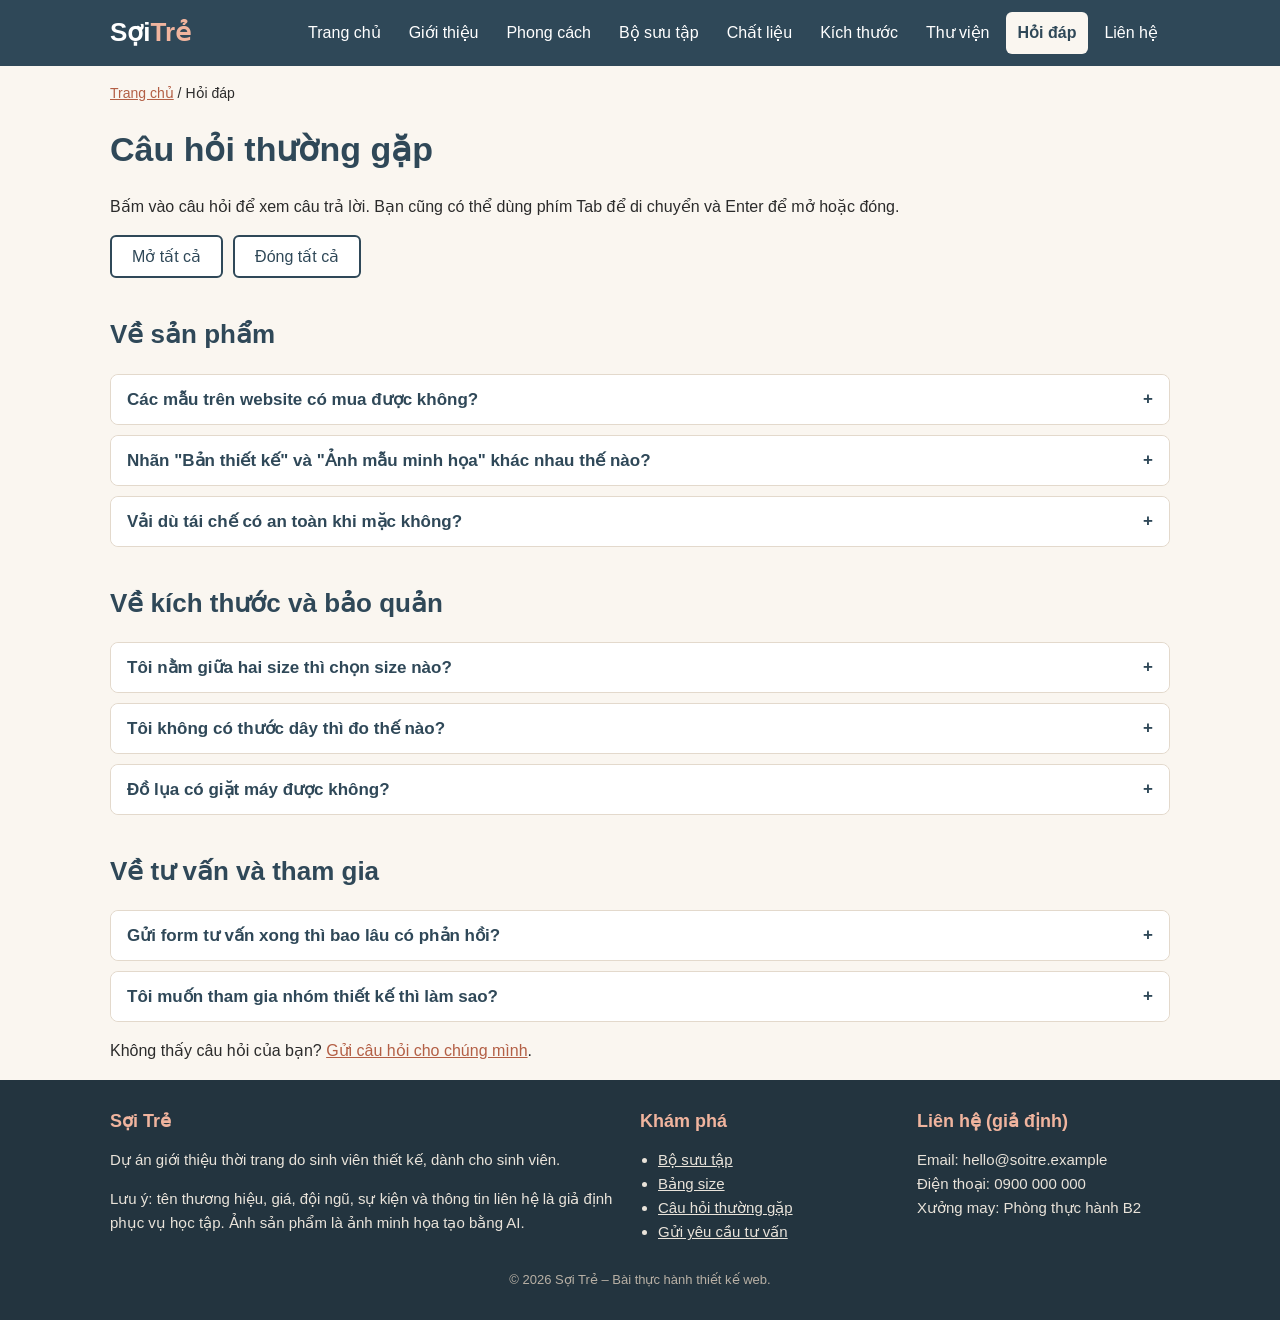
<file: hoi-dap.html>
<!DOCTYPE html>
<html lang="vi">
<head>
  <meta charset="UTF-8">
  <meta name="viewport" content="width=device-width, initial-scale=1.0">
  <title>Câu hỏi thường gặp – Sợi Trẻ</title>
  <link rel="stylesheet" href="css/style.css">
</head>
<body>
  <header class="dau-trang">
    <div class="khung">
      <a class="logo" href="index.html">Sợi<span>Trẻ</span></a>
      <nav class="menu" aria-label="Menu chính">
        <ul>
          <li><a href="index.html">Trang chủ</a></li>
          <li><a href="gioi-thieu.html">Giới thiệu</a></li>
          <li><a href="phong-cach.html">Phong cách</a></li>
          <li><a href="bo-suu-tap.html">Bộ sưu tập</a></li>
          <li><a href="chat-lieu.html">Chất liệu</a></li>
          <li><a href="kich-thuoc.html">Kích thước</a></li>
          <li><a href="thu-vien.html">Thư viện</a></li>
          <li><a href="hoi-dap.html" class="dang-xem" aria-current="page">Hỏi đáp</a></li>
          <li><a href="lien-he.html">Liên hệ</a></li>
        </ul>
      </nav>
    </div>
  </header>

  <main class="khung">
    <p class="duong-dan"><a href="index.html">Trang chủ</a> / Hỏi đáp</p>
    <h1>Câu hỏi thường gặp</h1>
    <p>Bấm vào câu hỏi để xem câu trả lời. Bạn cũng có thể dùng phím Tab để di chuyển và Enter để mở hoặc đóng.</p>

    <div class="bo-loc">
      <button type="button" id="nut-mo-het" class="nut nut-vien">Mở tất cả</button>
      <button type="button" id="nut-dong-het" class="nut nut-vien">Đóng tất cả</button>
    </div>

    <section>
      <h2>Về sản phẩm</h2>

      <div class="faq-muc">
        <button type="button" class="faq-cau-hoi" aria-expanded="false" aria-controls="tra-loi-1">Các mẫu trên website có mua được không?</button>
        <div id="tra-loi-1" class="faq-tra-loi an">
          <p>Hiện tại đây là dự án học tập nên chưa bán chính thức. Những mẫu có nhãn "Đã may mẫu" có thể mặc thử tại Ngày Thử Đồ Sinh Viên. Giá trên website là giá dự kiến.</p>
        </div>
      </div>

      <div class="faq-muc">
        <button type="button" class="faq-cau-hoi" aria-expanded="false" aria-controls="tra-loi-2">Nhãn "Bản thiết kế" và "Ảnh mẫu minh họa" khác nhau thế nào?</button>
        <div id="tra-loi-2" class="faq-tra-loi an">
          <p>"Bản thiết kế" nghĩa là mẫu đang ở bước bản vẽ kỹ thuật số và dựng thử phom dáng trên người mẫu. "Ảnh mẫu minh họa" là ảnh dựng hoàn chỉnh để bạn hình dung sản phẩm đang chờ may. Xem thêm ở trang <a href="gioi-thieu.html">Giới thiệu</a>.</p>
        </div>
      </div>

      <div class="faq-muc">
        <button type="button" class="faq-cau-hoi" aria-expanded="false" aria-controls="tra-loi-3">Vải dù tái chế có an toàn khi mặc không?</button>
        <div id="tra-loi-3" class="faq-tra-loi an">
          <p>Có. Vải dù tái chế được dệt từ sợi polyester tái chế, sau khi xử lý thì giống vải polyester thông thường. Áo Mưa Bụi còn có lớp lót lưới nên không dính vào da. Xem thêm ở trang <a href="chat-lieu.html">Chất liệu</a>.</p>
        </div>
      </div>
    </section>

    <section>
      <h2>Về kích thước và bảo quản</h2>

      <div class="faq-muc">
        <button type="button" class="faq-cau-hoi" aria-expanded="false" aria-controls="tra-loi-4">Tôi nằm giữa hai size thì chọn size nào?</button>
        <div id="tra-loi-4" class="faq-tra-loi an">
          <p>Nếu bạn thích mặc rộng rãi thì chọn size lớn hơn, thích ôm gọn thì chọn size nhỏ hơn. Riêng áo khoác Mưa Bụi dáng rộng, bạn có thể chọn nhỏ hơn 1 size.</p>
        </div>
      </div>

      <div class="faq-muc">
        <button type="button" class="faq-cau-hoi" aria-expanded="false" aria-controls="tra-loi-5">Tôi không có thước dây thì đo thế nào?</button>
        <div id="tra-loi-5" class="faq-tra-loi an">
          <p>Bạn có thể dùng một sợi dây hoặc sợi len quấn quanh người, đánh dấu rồi đặt lên thước kẻ để đo. Hoặc đến Ngày Thử Đồ để nhóm đo giúp miễn phí.</p>
        </div>
      </div>

      <div class="faq-muc">
        <button type="button" class="faq-cau-hoi" aria-expanded="false" aria-controls="tra-loi-6">Đồ lụa có giặt máy được không?</button>
        <div id="tra-loi-6" class="faq-tra-loi an">
          <p>Nhóm khuyên bạn nên giặt tay bằng nước mát. Nếu giặt máy, hãy cho vào túi giặt và chọn chế độ đồ mỏng. Xem hướng dẫn ở trang <a href="kich-thuoc.html">Kích thước và bảo quản</a>.</p>
        </div>
      </div>
    </section>

    <section>
      <h2>Về tư vấn và tham gia</h2>

      <div class="faq-muc">
        <button type="button" class="faq-cau-hoi" aria-expanded="false" aria-controls="tra-loi-7">Gửi form tư vấn xong thì bao lâu có phản hồi?</button>
        <div id="tra-loi-7" class="faq-tra-loi an">
          <p>Website này là bản thực hành nên form chỉ hiển thị bản tóm tắt ngay trên trang, chưa thật sự gửi đi. Khi dự án hoạt động thật, nhóm dự kiến phản hồi trong 2 ngày làm việc.</p>
        </div>
      </div>

      <div class="faq-muc">
        <button type="button" class="faq-cau-hoi" aria-expanded="false" aria-controls="tra-loi-8">Tôi muốn tham gia nhóm thiết kế thì làm sao?</button>
        <div id="tra-loi-8" class="faq-tra-loi an">
          <p>Hãy vào trang <a href="lien-he.html">Liên hệ</a>, chọn mục "Muốn tham gia nhóm" và giới thiệu ngắn về bản thân trong phần lời nhắn.</p>
        </div>
      </div>
    </section>

    <p>Không thấy câu hỏi của bạn? <a href="lien-he.html">Gửi câu hỏi cho chúng mình</a>.</p>
  </main>

  <footer class="chan-trang">
    <div class="khung">
      <section>
        <h2>Sợi Trẻ</h2>
        <p>Dự án giới thiệu thời trang do sinh viên thiết kế, dành cho sinh viên.</p>
        <p>Lưu ý: tên thương hiệu, giá, đội ngũ, sự kiện và thông tin liên hệ là giả định phục vụ học tập. Ảnh sản phẩm là ảnh minh họa tạo bằng AI.</p>
      </section>
      <section>
        <h2>Khám phá</h2>
        <ul>
          <li><a href="bo-suu-tap.html">Bộ sưu tập</a></li>
          <li><a href="kich-thuoc.html">Bảng size</a></li>
          <li><a href="hoi-dap.html">Câu hỏi thường gặp</a></li>
          <li><a href="lien-he.html">Gửi yêu cầu tư vấn</a></li>
        </ul>
      </section>
      <section>
        <h2>Liên hệ (giả định)</h2>
        <p>Email: hello@soitre.example<br>Điện thoại: 0900 000 000<br>Xưởng may: Phòng thực hành B2</p>
      </section>
    </div>
    <p class="ban-quyen">© 2026 Sợi Trẻ – Bài thực hành thiết kế web.</p>
  </footer>

  <script src="js/hoi-dap.js"></script>
</body>
</html>
</file>
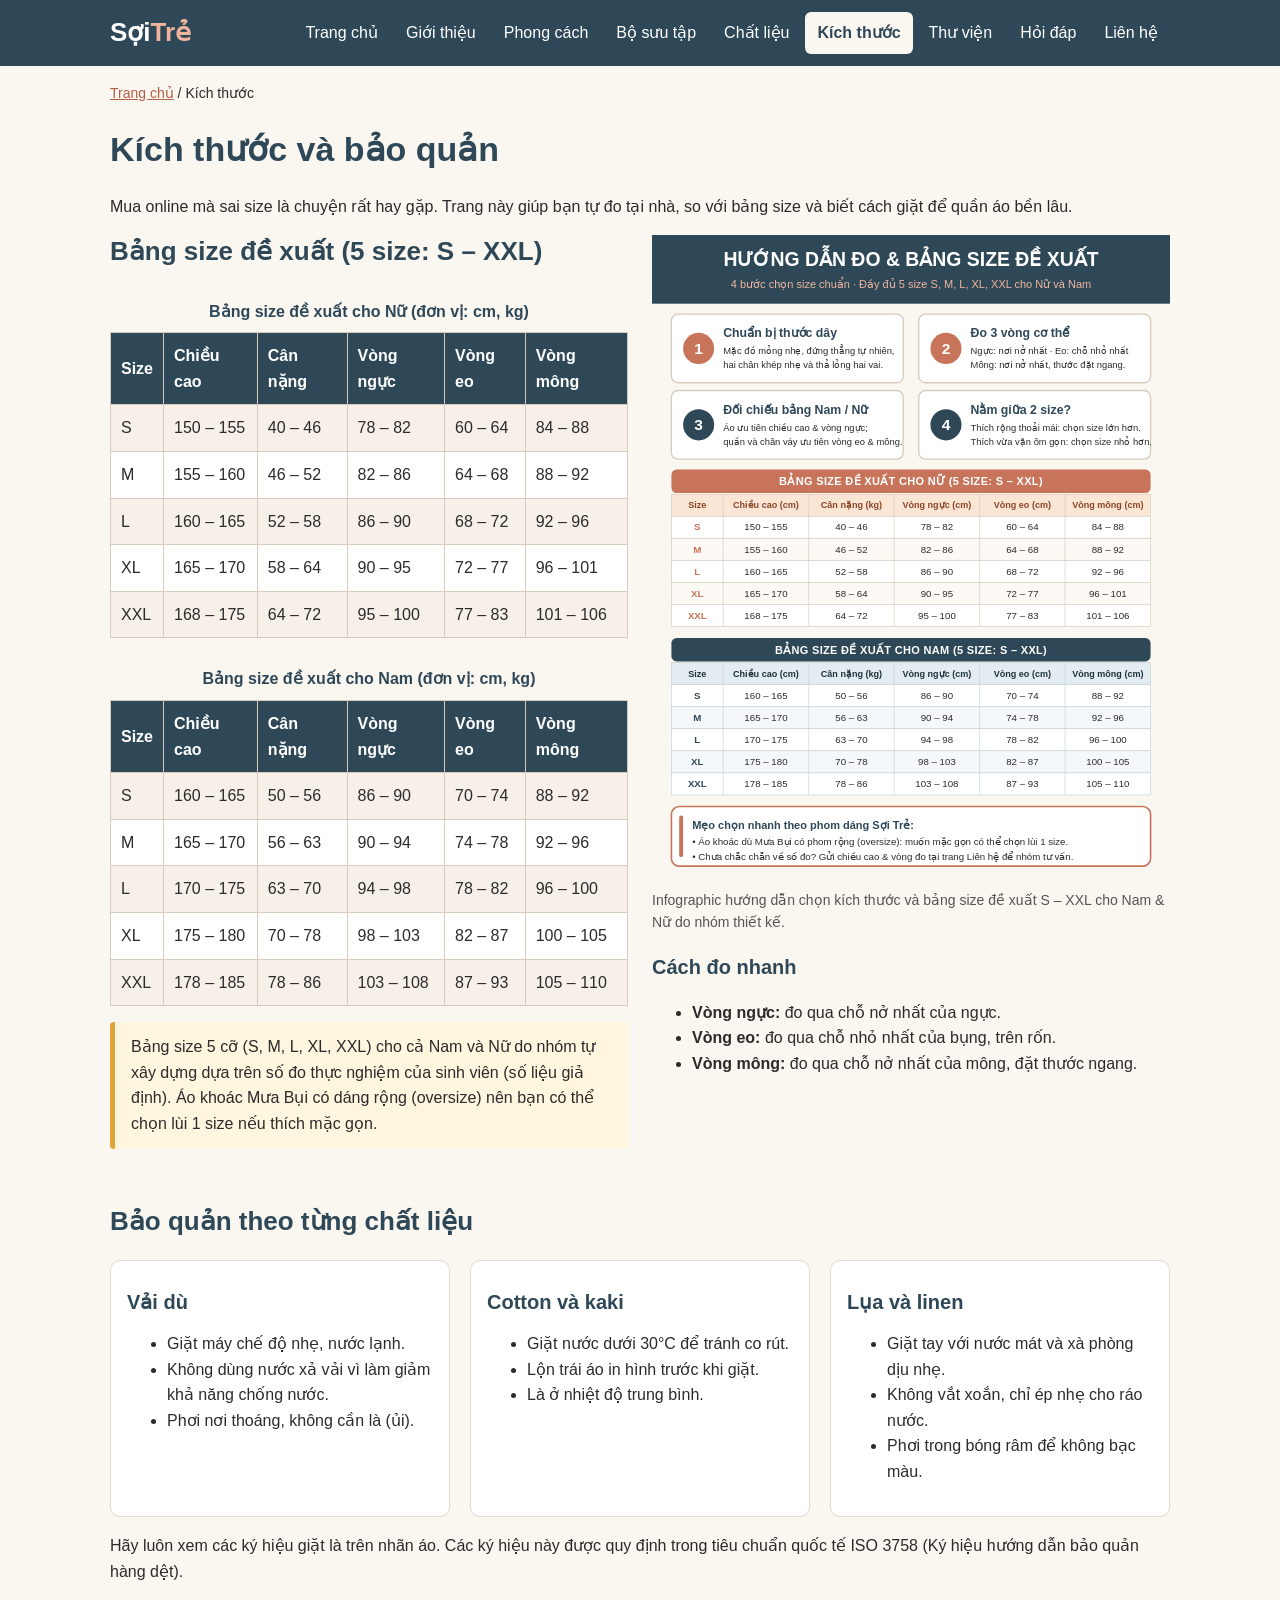
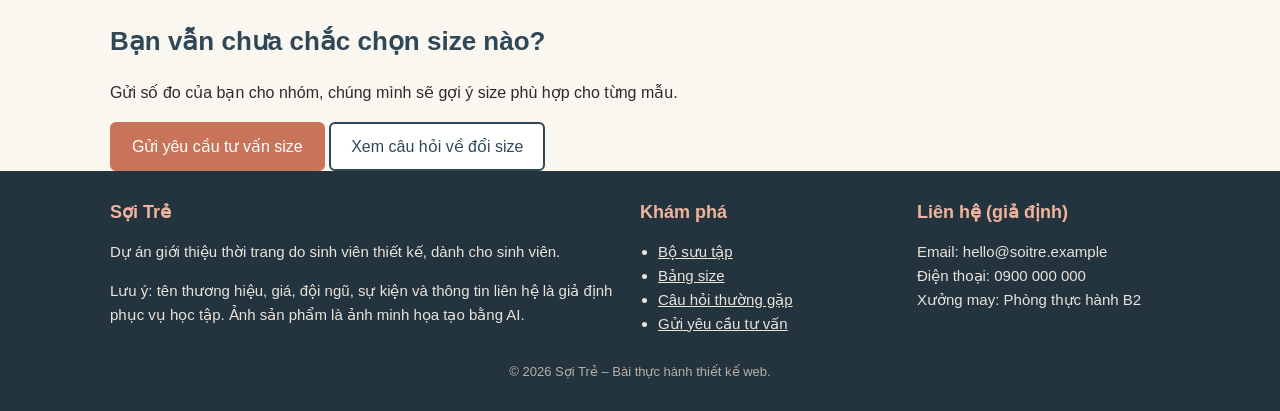
<file: kich-thuoc.html>
<!DOCTYPE html>
<html lang="vi">
<head>
  <meta charset="UTF-8">
  <meta name="viewport" content="width=device-width, initial-scale=1.0">
  <title>Kích thước và bảo quản – Sợi Trẻ</title>
  <link rel="stylesheet" href="css/style.css">
</head>
<body>
  <header class="dau-trang">
    <div class="khung">
      <a class="logo" href="index.html">Sợi<span>Trẻ</span></a>
      <nav class="menu" aria-label="Menu chính">
        <ul>
          <li><a href="index.html">Trang chủ</a></li>
          <li><a href="gioi-thieu.html">Giới thiệu</a></li>
          <li><a href="phong-cach.html">Phong cách</a></li>
          <li><a href="bo-suu-tap.html">Bộ sưu tập</a></li>
          <li><a href="chat-lieu.html">Chất liệu</a></li>
          <li><a href="kich-thuoc.html" class="dang-xem" aria-current="page">Kích thước</a></li>
          <li><a href="thu-vien.html">Thư viện</a></li>
          <li><a href="hoi-dap.html">Hỏi đáp</a></li>
          <li><a href="lien-he.html">Liên hệ</a></li>
        </ul>
      </nav>
    </div>
  </header>

  <main class="khung">
    <p class="duong-dan"><a href="index.html">Trang chủ</a> / Kích thước</p>
    <h1>Kích thước và bảo quản</h1>
    <p>Mua online mà sai size là chuyện rất hay gặp. Trang này giúp bạn tự đo tại nhà, so với bảng size và biết cách giặt để quần áo bền lâu.</p>

    <section class="luoi-2">
      <div>
        <h2>Bảng size đề xuất (5 size: S – XXL)</h2>
        <div class="cuon-ngang">
          <table>
            <caption>Bảng size đề xuất cho Nữ (đơn vị: cm, kg)</caption>
            <tr>
              <th>Size</th>
              <th>Chiều cao</th>
              <th>Cân nặng</th>
              <th>Vòng ngực</th>
              <th>Vòng eo</th>
              <th>Vòng mông</th>
            </tr>
            <tr>
              <td>S</td>
              <td>150 – 155</td>
              <td>40 – 46</td>
              <td>78 – 82</td>
              <td>60 – 64</td>
              <td>84 – 88</td>
            </tr>
            <tr>
              <td>M</td>
              <td>155 – 160</td>
              <td>46 – 52</td>
              <td>82 – 86</td>
              <td>64 – 68</td>
              <td>88 – 92</td>
            </tr>
            <tr>
              <td>L</td>
              <td>160 – 165</td>
              <td>52 – 58</td>
              <td>86 – 90</td>
              <td>68 – 72</td>
              <td>92 – 96</td>
            </tr>
            <tr>
              <td>XL</td>
              <td>165 – 170</td>
              <td>58 – 64</td>
              <td>90 – 95</td>
              <td>72 – 77</td>
              <td>96 – 101</td>
            </tr>
            <tr>
              <td>XXL</td>
              <td>168 – 175</td>
              <td>64 – 72</td>
              <td>95 – 100</td>
              <td>77 – 83</td>
              <td>101 – 106</td>
            </tr>
          </table>
        </div>

        <div class="cuon-ngang">
          <table>
            <caption>Bảng size đề xuất cho Nam (đơn vị: cm, kg)</caption>
            <tr>
              <th>Size</th>
              <th>Chiều cao</th>
              <th>Cân nặng</th>
              <th>Vòng ngực</th>
              <th>Vòng eo</th>
              <th>Vòng mông</th>
            </tr>
            <tr>
              <td>S</td>
              <td>160 – 165</td>
              <td>50 – 56</td>
              <td>86 – 90</td>
              <td>70 – 74</td>
              <td>88 – 92</td>
            </tr>
            <tr>
              <td>M</td>
              <td>165 – 170</td>
              <td>56 – 63</td>
              <td>90 – 94</td>
              <td>74 – 78</td>
              <td>92 – 96</td>
            </tr>
            <tr>
              <td>L</td>
              <td>170 – 175</td>
              <td>63 – 70</td>
              <td>94 – 98</td>
              <td>78 – 82</td>
              <td>96 – 100</td>
            </tr>
            <tr>
              <td>XL</td>
              <td>175 – 180</td>
              <td>70 – 78</td>
              <td>98 – 103</td>
              <td>82 – 87</td>
              <td>100 – 105</td>
            </tr>
            <tr>
              <td>XXL</td>
              <td>178 – 185</td>
              <td>78 – 86</td>
              <td>103 – 108</td>
              <td>87 – 93</td>
              <td>105 – 110</td>
            </tr>
          </table>
        </div>

        <p class="ghi-chu">Bảng size 5 cỡ (S, M, L, XL, XXL) cho cả Nam và Nữ do nhóm tự xây dựng dựa trên số đo thực nghiệm của sinh viên (số liệu giả định). Áo khoác Mưa Bụi có dáng rộng (oversize) nên bạn có thể chọn lùi 1 size nếu thích mặc gọn.</p>
      </div>
      <div>
        <figure>
          <img src="images/infographic.svg" alt="Infographic hướng dẫn 4 bước đo chọn size và bảng size đề xuất 5 cỡ S, M, L, XL, XXL cho cả Nữ và Nam" width="800" height="1000">
          <figcaption>Infographic hướng dẫn chọn kích thước và bảng size đề xuất S – XXL cho Nam &amp; Nữ do nhóm thiết kế.</figcaption>
        </figure>
        <h3>Cách đo nhanh</h3>
        <ul>
          <li><strong>Vòng ngực:</strong> đo qua chỗ nở nhất của ngực.</li>
          <li><strong>Vòng eo:</strong> đo qua chỗ nhỏ nhất của bụng, trên rốn.</li>
          <li><strong>Vòng mông:</strong> đo qua chỗ nở nhất của mông, đặt thước ngang.</li>
        </ul>
      </div>
    </section>

    <section>
      <h2>Bảo quản theo từng chất liệu</h2>
      <div class="luoi">
        <article class="the">
          <h3>Vải dù</h3>
          <ul>
            <li>Giặt máy chế độ nhẹ, nước lạnh.</li>
            <li>Không dùng nước xả vải vì làm giảm khả năng chống nước.</li>
            <li>Phơi nơi thoáng, không cần là (ủi).</li>
          </ul>
        </article>
        <article class="the">
          <h3>Cotton và kaki</h3>
          <ul>
            <li>Giặt nước dưới 30°C để tránh co rút.</li>
            <li>Lộn trái áo in hình trước khi giặt.</li>
            <li>Là ở nhiệt độ trung bình.</li>
          </ul>
        </article>
        <article class="the">
          <h3>Lụa và linen</h3>
          <ul>
            <li>Giặt tay với nước mát và xà phòng dịu nhẹ.</li>
            <li>Không vắt xoắn, chỉ ép nhẹ cho ráo nước.</li>
            <li>Phơi trong bóng râm để không bạc màu.</li>
          </ul>
        </article>
      </div>
      <p>Hãy luôn xem các ký hiệu giặt là trên nhãn áo. Các ký hiệu này được quy định trong tiêu chuẩn quốc tế ISO 3758 (Ký hiệu hướng dẫn bảo quản hàng dệt).</p>
    </section>

    <section>
      <h2>Bạn vẫn chưa chắc chọn size nào?</h2>
      <p>Gửi số đo của bạn cho nhóm, chúng mình sẽ gợi ý size phù hợp cho từng mẫu.</p>
      <a class="nut" href="lien-he.html">Gửi yêu cầu tư vấn size</a>
      <a class="nut nut-vien" href="hoi-dap.html">Xem câu hỏi về đổi size</a>
    </section>
  </main>

  <footer class="chan-trang">
    <div class="khung">
      <section>
        <h2>Sợi Trẻ</h2>
        <p>Dự án giới thiệu thời trang do sinh viên thiết kế, dành cho sinh viên.</p>
        <p>Lưu ý: tên thương hiệu, giá, đội ngũ, sự kiện và thông tin liên hệ là giả định phục vụ học tập. Ảnh sản phẩm là ảnh minh họa tạo bằng AI.</p>
      </section>
      <section>
        <h2>Khám phá</h2>
        <ul>
          <li><a href="bo-suu-tap.html">Bộ sưu tập</a></li>
          <li><a href="kich-thuoc.html">Bảng size</a></li>
          <li><a href="hoi-dap.html">Câu hỏi thường gặp</a></li>
          <li><a href="lien-he.html">Gửi yêu cầu tư vấn</a></li>
        </ul>
      </section>
      <section>
        <h2>Liên hệ (giả định)</h2>
        <p>Email: hello@soitre.example<br>Điện thoại: 0900 000 000<br>Xưởng may: Phòng thực hành B2</p>
      </section>
    </div>
    <p class="ban-quyen">© 2026 Sợi Trẻ – Bài thực hành thiết kế web.</p>
  </footer>
</body>
</html>
</file>
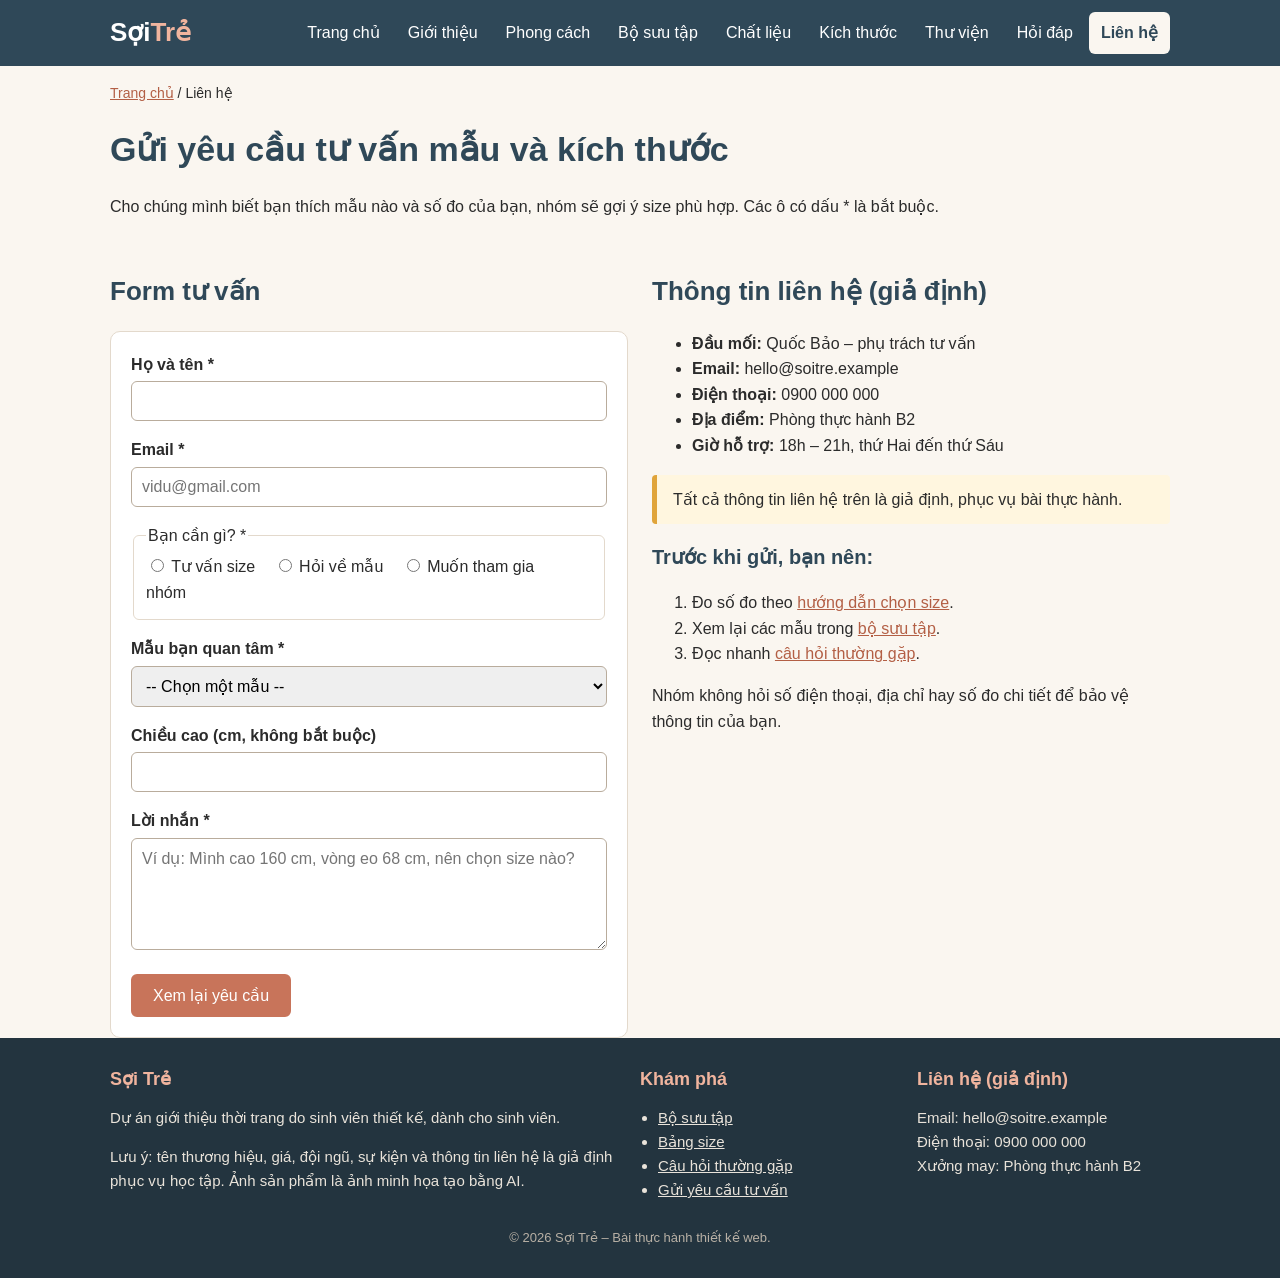
<file: lien-he.html>
<!DOCTYPE html>
<html lang="vi">
<head>
  <meta charset="UTF-8">
  <meta name="viewport" content="width=device-width, initial-scale=1.0">
  <title>Gửi yêu cầu tư vấn mẫu và kích thước – Sợi Trẻ</title>
  <link rel="stylesheet" href="css/style.css">
</head>
<body>
  <header class="dau-trang">
    <div class="khung">
      <a class="logo" href="index.html">Sợi<span>Trẻ</span></a>
      <nav class="menu" aria-label="Menu chính">
        <ul>
          <li><a href="index.html">Trang chủ</a></li>
          <li><a href="gioi-thieu.html">Giới thiệu</a></li>
          <li><a href="phong-cach.html">Phong cách</a></li>
          <li><a href="bo-suu-tap.html">Bộ sưu tập</a></li>
          <li><a href="chat-lieu.html">Chất liệu</a></li>
          <li><a href="kich-thuoc.html">Kích thước</a></li>
          <li><a href="thu-vien.html">Thư viện</a></li>
          <li><a href="hoi-dap.html">Hỏi đáp</a></li>
          <li><a href="lien-he.html" class="dang-xem" aria-current="page">Liên hệ</a></li>
        </ul>
      </nav>
    </div>
  </header>

  <main class="khung">
    <p class="duong-dan"><a href="index.html">Trang chủ</a> / Liên hệ</p>
    <h1>Gửi yêu cầu tư vấn mẫu và kích thước</h1>
    <p>Cho chúng mình biết bạn thích mẫu nào và số đo của bạn, nhóm sẽ gợi ý size phù hợp. Các ô có dấu * là bắt buộc.</p>

    <div class="luoi-2">
      <section>
        <h2>Form tư vấn</h2>
        <form id="form-tu-van" novalidate>
          <div class="o-nhap">
            <label for="ho-ten">Họ và tên *</label>
            <input type="text" id="ho-ten" name="ho-ten" required minlength="2" maxlength="50" aria-describedby="loi-ho-ten">
            <p id="loi-ho-ten" class="bao-loi"></p>
          </div>

          <div class="o-nhap">
            <label for="email">Email *</label>
            <input type="email" id="email" name="email" required maxlength="80" placeholder="vidu@gmail.com" aria-describedby="loi-email">
            <p id="loi-email" class="bao-loi"></p>
          </div>

          <fieldset class="o-nhap nhom-radio">
            <legend>Bạn cần gì? *</legend>
            <input type="radio" id="muc-dich-1" name="muc-dich" value="tu-van-size" required>
            <label for="muc-dich-1">Tư vấn size</label>
            <input type="radio" id="muc-dich-2" name="muc-dich" value="hoi-mau">
            <label for="muc-dich-2">Hỏi về mẫu</label>
            <input type="radio" id="muc-dich-3" name="muc-dich" value="tham-gia">
            <label for="muc-dich-3">Muốn tham gia nhóm</label>
            <p id="loi-muc-dich" class="bao-loi"></p>
          </fieldset>

          <div class="o-nhap">
            <label for="mau-quan-tam">Mẫu bạn quan tâm *</label>
            <select id="mau-quan-tam" name="mau-quan-tam" required aria-describedby="loi-mau-quan-tam">
              <option value="">-- Chọn một mẫu --</option>
              <option value="mua-bui">Áo khoác dù Mưa Bụi</option>
              <option value="ngo-nho">Quần túi hộp Ngõ Nhỏ</option>
              <option value="vung-nuoc">Áo thun Vũng Nước</option>
              <option value="chieu-ho-tay">Áo dài cách tân Chiều Hồ Tây</option>
              <option value="hoa-sua">Chân váy linen Hoa Sữa</option>
              <option value="gio-som">Sơ mi lụa Gió Sớm</option>
              <option value="chua-biet">Chưa biết, cần gợi ý</option>
            </select>
            <p id="loi-mau-quan-tam" class="bao-loi"></p>
          </div>

          <div class="o-nhap">
            <label for="chieu-cao">Chiều cao (cm, không bắt buộc)</label>
            <input type="number" id="chieu-cao" name="chieu-cao" min="140" max="200" aria-describedby="loi-chieu-cao">
            <p id="loi-chieu-cao" class="bao-loi"></p>
          </div>

          <div class="o-nhap">
            <label for="loi-nhan">Lời nhắn *</label>
            <textarea id="loi-nhan" name="loi-nhan" rows="5" required minlength="10" maxlength="500" placeholder="Ví dụ: Mình cao 160 cm, vòng eo 68 cm, nên chọn size nào?" aria-describedby="loi-loi-nhan"></textarea>
            <p id="loi-loi-nhan" class="bao-loi"></p>
          </div>

          <button type="submit" class="nut">Xem lại yêu cầu</button>
        </form>

        <div id="tom-tat" class="tom-tat an" aria-live="polite">
          <h3>Tóm tắt yêu cầu của bạn</h3>
          <ul id="danh-sach-tom-tat"></ul>
          <p><strong>Lưu ý:</strong> đây là bản mô phỏng. Thông tin chưa được gửi hay lưu ở bất kỳ đâu.</p>
        </div>
      </section>

      <section>
        <h2>Thông tin liên hệ (giả định)</h2>
        <ul>
          <li><strong>Đầu mối:</strong> Quốc Bảo – phụ trách tư vấn</li>
          <li><strong>Email:</strong> hello@soitre.example</li>
          <li><strong>Điện thoại:</strong> 0900 000 000</li>
          <li><strong>Địa điểm:</strong> Phòng thực hành B2</li>
          <li><strong>Giờ hỗ trợ:</strong> 18h – 21h, thứ Hai đến thứ Sáu</li>
        </ul>
        <p class="ghi-chu">Tất cả thông tin liên hệ trên là giả định, phục vụ bài thực hành.</p>
        <h3>Trước khi gửi, bạn nên:</h3>
        <ol>
          <li>Đo số đo theo <a href="kich-thuoc.html">hướng dẫn chọn size</a>.</li>
          <li>Xem lại các mẫu trong <a href="bo-suu-tap.html">bộ sưu tập</a>.</li>
          <li>Đọc nhanh <a href="hoi-dap.html">câu hỏi thường gặp</a>.</li>
        </ol>
        <p>Nhóm không hỏi số điện thoại, địa chỉ hay số đo chi tiết để bảo vệ thông tin của bạn.</p>
      </section>
    </div>
  </main>

  <footer class="chan-trang">
    <div class="khung">
      <section>
        <h2>Sợi Trẻ</h2>
        <p>Dự án giới thiệu thời trang do sinh viên thiết kế, dành cho sinh viên.</p>
        <p>Lưu ý: tên thương hiệu, giá, đội ngũ, sự kiện và thông tin liên hệ là giả định phục vụ học tập. Ảnh sản phẩm là ảnh minh họa tạo bằng AI.</p>
      </section>
      <section>
        <h2>Khám phá</h2>
        <ul>
          <li><a href="bo-suu-tap.html">Bộ sưu tập</a></li>
          <li><a href="kich-thuoc.html">Bảng size</a></li>
          <li><a href="hoi-dap.html">Câu hỏi thường gặp</a></li>
          <li><a href="lien-he.html">Gửi yêu cầu tư vấn</a></li>
        </ul>
      </section>
      <section>
        <h2>Liên hệ (giả định)</h2>
        <p>Email: hello@soitre.example<br>Điện thoại: 0900 000 000<br>Xưởng may: Phòng thực hành B2</p>
      </section>
    </div>
    <p class="ban-quyen">© 2026 Sợi Trẻ – Bài thực hành thiết kế web.</p>
  </footer>

  <script src="js/form-tu-van.js"></script>
</body>
</html>
</file>
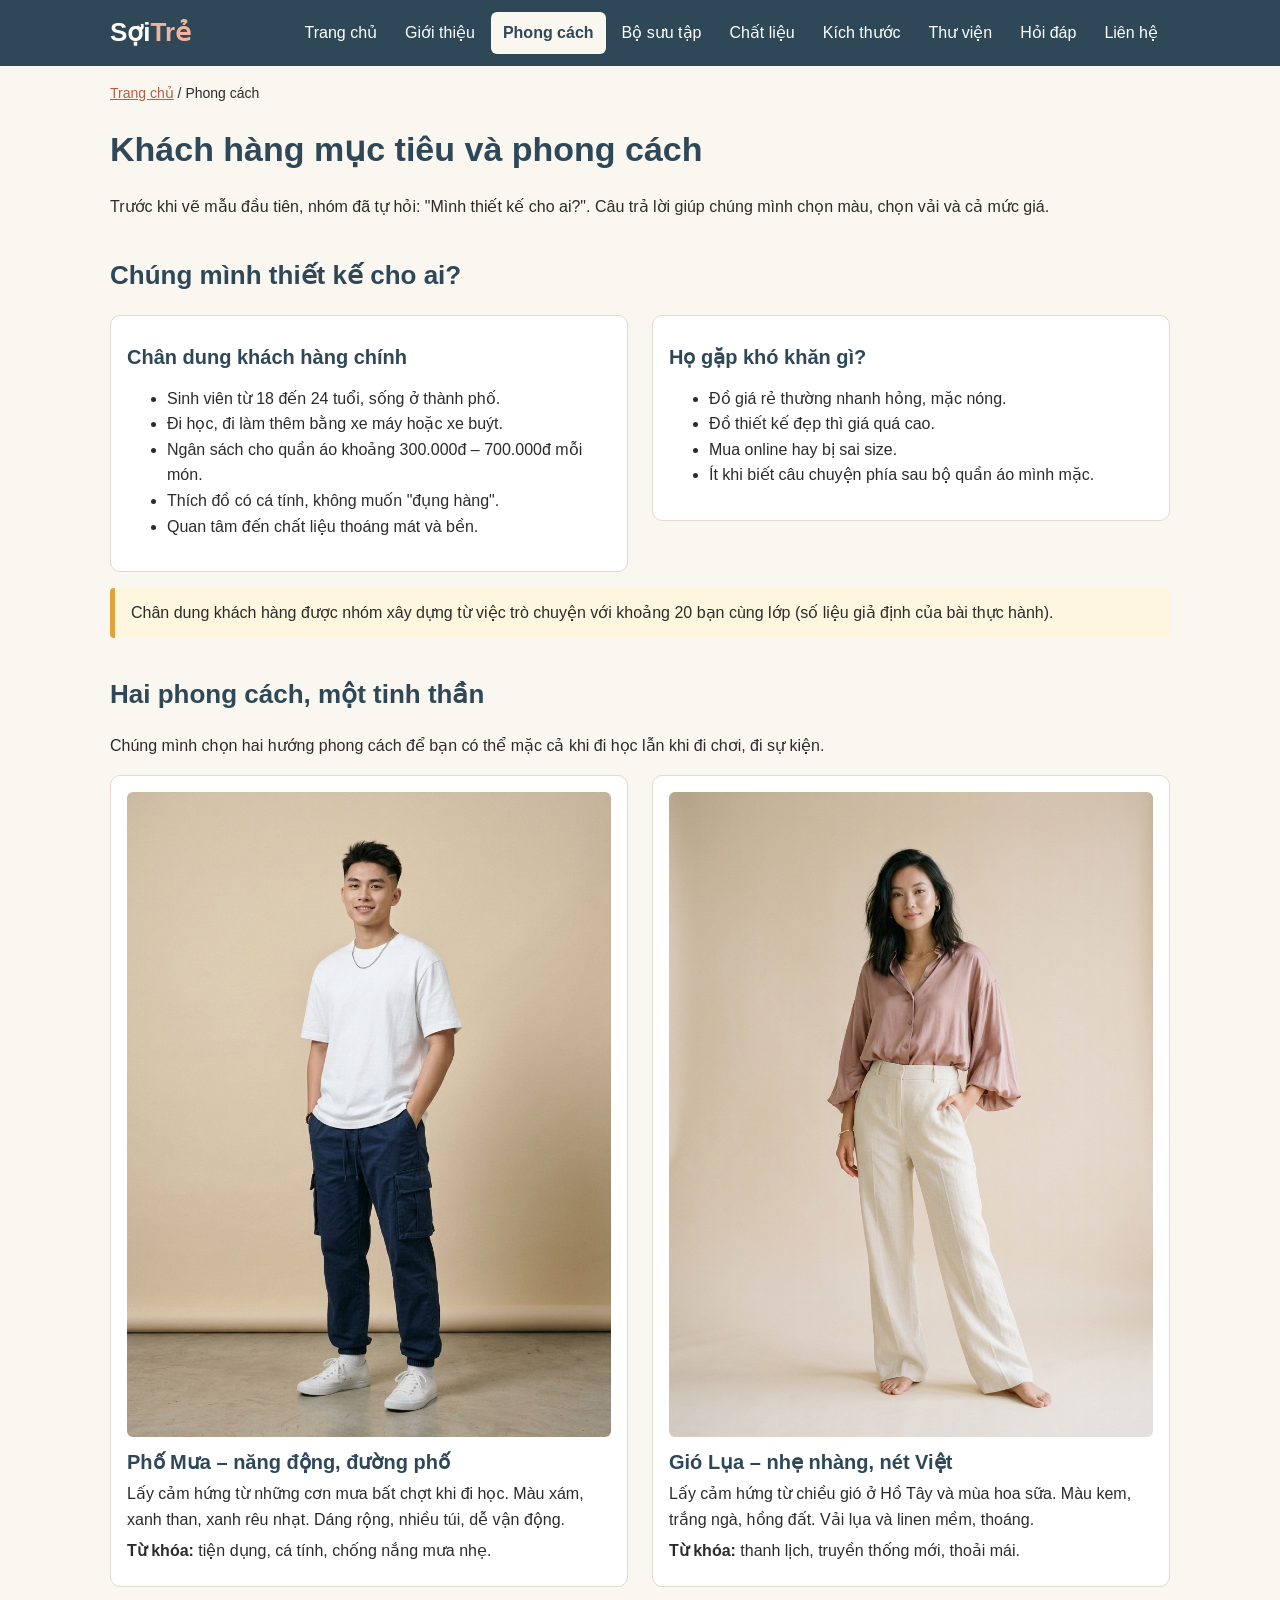
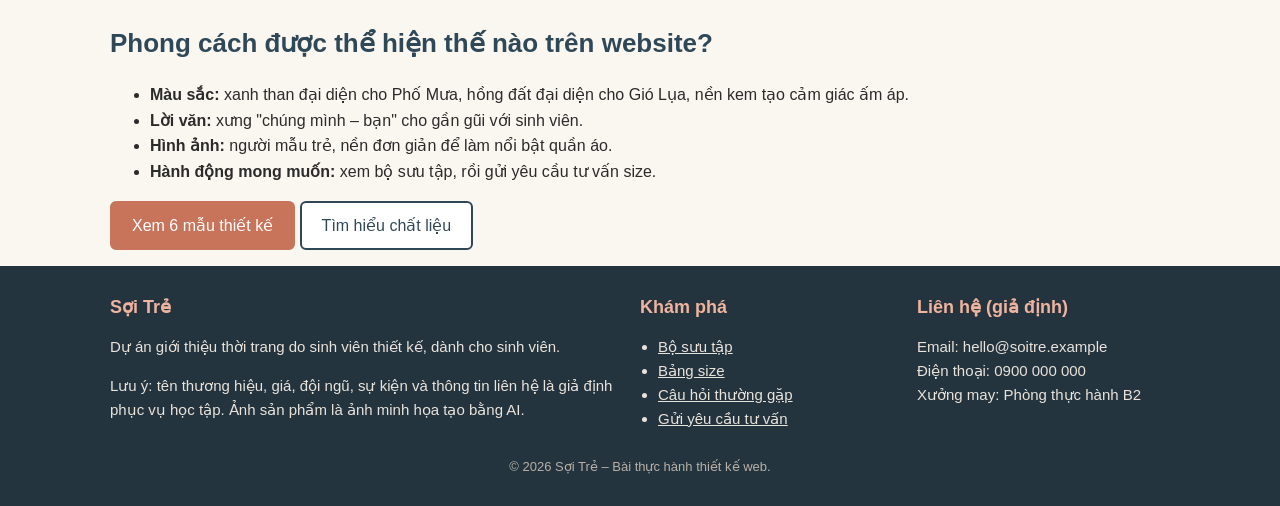
<file: phong-cach.html>
<!DOCTYPE html>
<html lang="vi">
<head>
  <meta charset="UTF-8">
  <meta name="viewport" content="width=device-width, initial-scale=1.0">
  <title>Khách hàng mục tiêu và phong cách – Sợi Trẻ</title>
  <link rel="stylesheet" href="css/style.css">
</head>
<body>
  <header class="dau-trang">
    <div class="khung">
      <a class="logo" href="index.html">Sợi<span>Trẻ</span></a>
      <nav class="menu" aria-label="Menu chính">
        <ul>
          <li><a href="index.html">Trang chủ</a></li>
          <li><a href="gioi-thieu.html">Giới thiệu</a></li>
          <li><a href="phong-cach.html" class="dang-xem" aria-current="page">Phong cách</a></li>
          <li><a href="bo-suu-tap.html">Bộ sưu tập</a></li>
          <li><a href="chat-lieu.html">Chất liệu</a></li>
          <li><a href="kich-thuoc.html">Kích thước</a></li>
          <li><a href="thu-vien.html">Thư viện</a></li>
          <li><a href="hoi-dap.html">Hỏi đáp</a></li>
          <li><a href="lien-he.html">Liên hệ</a></li>
        </ul>
      </nav>
    </div>
  </header>

  <main class="khung">
    <p class="duong-dan"><a href="index.html">Trang chủ</a> / Phong cách</p>
    <h1>Khách hàng mục tiêu và phong cách</h1>
    <p>Trước khi vẽ mẫu đầu tiên, nhóm đã tự hỏi: "Mình thiết kế cho ai?". Câu trả lời giúp chúng mình chọn màu, chọn vải và cả mức giá.</p>

    <section>
      <h2>Chúng mình thiết kế cho ai?</h2>
      <div class="luoi-2">
        <article class="the">
          <h3>Chân dung khách hàng chính</h3>
          <ul>
            <li>Sinh viên từ 18 đến 24 tuổi, sống ở thành phố.</li>
            <li>Đi học, đi làm thêm bằng xe máy hoặc xe buýt.</li>
            <li>Ngân sách cho quần áo khoảng 300.000đ – 700.000đ mỗi món.</li>
            <li>Thích đồ có cá tính, không muốn "đụng hàng".</li>
            <li>Quan tâm đến chất liệu thoáng mát và bền.</li>
          </ul>
        </article>
        <article class="the">
          <h3>Họ gặp khó khăn gì?</h3>
          <ul>
            <li>Đồ giá rẻ thường nhanh hỏng, mặc nóng.</li>
            <li>Đồ thiết kế đẹp thì giá quá cao.</li>
            <li>Mua online hay bị sai size.</li>
            <li>Ít khi biết câu chuyện phía sau bộ quần áo mình mặc.</li>
          </ul>
        </article>
      </div>
      <p class="ghi-chu">Chân dung khách hàng được nhóm xây dựng từ việc trò chuyện với khoảng 20 bạn cùng lớp (số liệu giả định của bài thực hành).</p>
    </section>

    <section>
      <h2>Hai phong cách, một tinh thần</h2>
      <p>Chúng mình chọn hai hướng phong cách để bạn có thể mặc cả khi đi học lẫn khi đi chơi, đi sự kiện.</p>
      <div class="luoi-2">
        <article class="the">
          <img src="images/mau-ngo-nho.jpg" alt="Người mẫu nam mặc quần túi hộp màu xanh than và áo thun trắng" width="896" height="1200">
          <h3>Phố Mưa – năng động, đường phố</h3>
          <p>Lấy cảm hứng từ những cơn mưa bất chợt khi đi học. Màu xám, xanh than, xanh rêu nhạt. Dáng rộng, nhiều túi, dễ vận động.</p>
          <p><strong>Từ khóa:</strong> tiện dụng, cá tính, chống nắng mưa nhẹ.</p>
        </article>
        <article class="the">
          <img src="images/mau-gio-som.jpg" alt="Người mẫu mặc sơ mi lụa hồng đất và quần linen màu kem" width="896" height="1200">
          <h3>Gió Lụa – nhẹ nhàng, nét Việt</h3>
          <p>Lấy cảm hứng từ chiều gió ở Hồ Tây và mùa hoa sữa. Màu kem, trắng ngà, hồng đất. Vải lụa và linen mềm, thoáng.</p>
          <p><strong>Từ khóa:</strong> thanh lịch, truyền thống mới, thoải mái.</p>
        </article>
      </div>
    </section>

    <section>
      <h2>Phong cách được thể hiện thế nào trên website?</h2>
      <ul>
        <li><strong>Màu sắc:</strong> xanh than đại diện cho Phố Mưa, hồng đất đại diện cho Gió Lụa, nền kem tạo cảm giác ấm áp.</li>
        <li><strong>Lời văn:</strong> xưng "chúng mình – bạn" cho gần gũi với sinh viên.</li>
        <li><strong>Hình ảnh:</strong> người mẫu trẻ, nền đơn giản để làm nổi bật quần áo.</li>
        <li><strong>Hành động mong muốn:</strong> xem bộ sưu tập, rồi gửi yêu cầu tư vấn size.</li>
      </ul>
      <p>
        <a class="nut" href="bo-suu-tap.html">Xem 6 mẫu thiết kế</a>
        <a class="nut nut-vien" href="chat-lieu.html">Tìm hiểu chất liệu</a>
      </p>
    </section>
  </main>

  <footer class="chan-trang">
    <div class="khung">
      <section>
        <h2>Sợi Trẻ</h2>
        <p>Dự án giới thiệu thời trang do sinh viên thiết kế, dành cho sinh viên.</p>
        <p>Lưu ý: tên thương hiệu, giá, đội ngũ, sự kiện và thông tin liên hệ là giả định phục vụ học tập. Ảnh sản phẩm là ảnh minh họa tạo bằng AI.</p>
      </section>
      <section>
        <h2>Khám phá</h2>
        <ul>
          <li><a href="bo-suu-tap.html">Bộ sưu tập</a></li>
          <li><a href="kich-thuoc.html">Bảng size</a></li>
          <li><a href="hoi-dap.html">Câu hỏi thường gặp</a></li>
          <li><a href="lien-he.html">Gửi yêu cầu tư vấn</a></li>
        </ul>
      </section>
      <section>
        <h2>Liên hệ (giả định)</h2>
        <p>Email: hello@soitre.example<br>Điện thoại: 0900 000 000<br>Xưởng may: Phòng thực hành B2</p>
      </section>
    </div>
    <p class="ban-quyen">© 2026 Sợi Trẻ – Bài thực hành thiết kế web.</p>
  </footer>
</body>
</html>
</file>
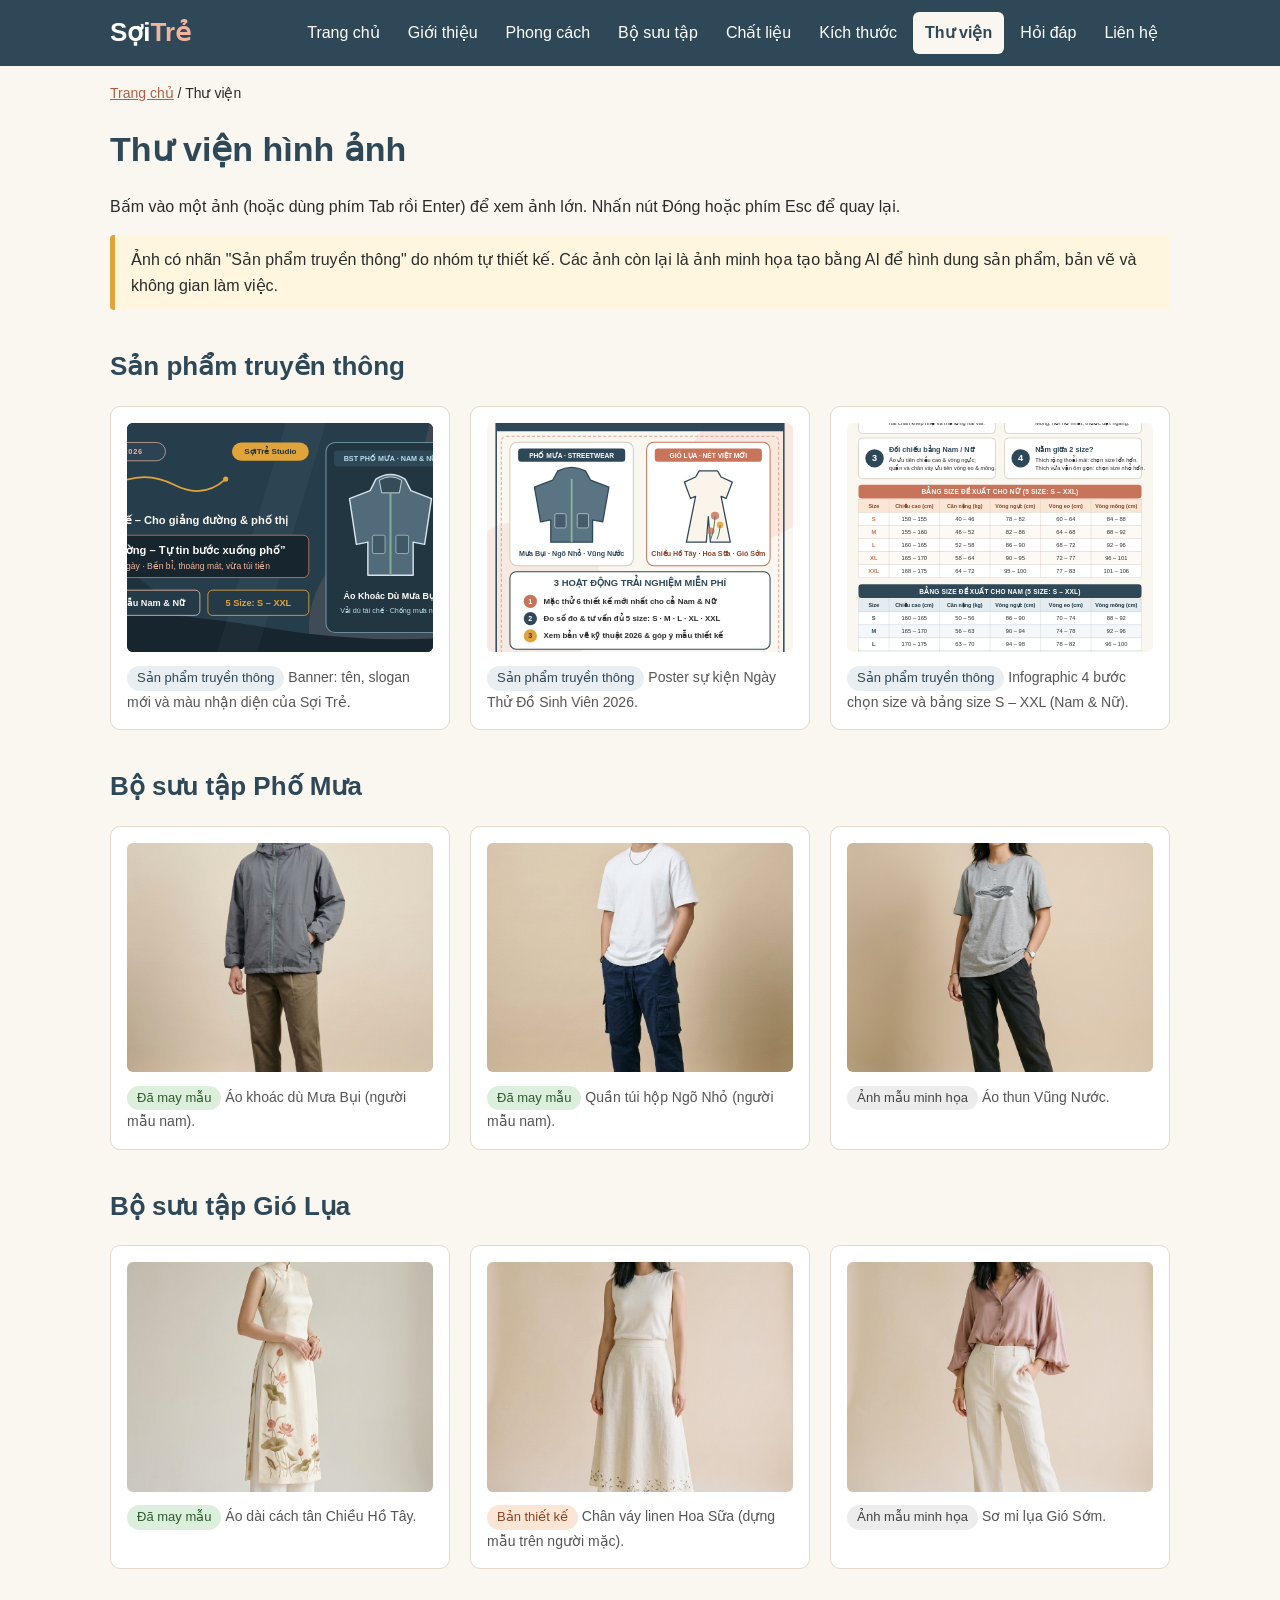
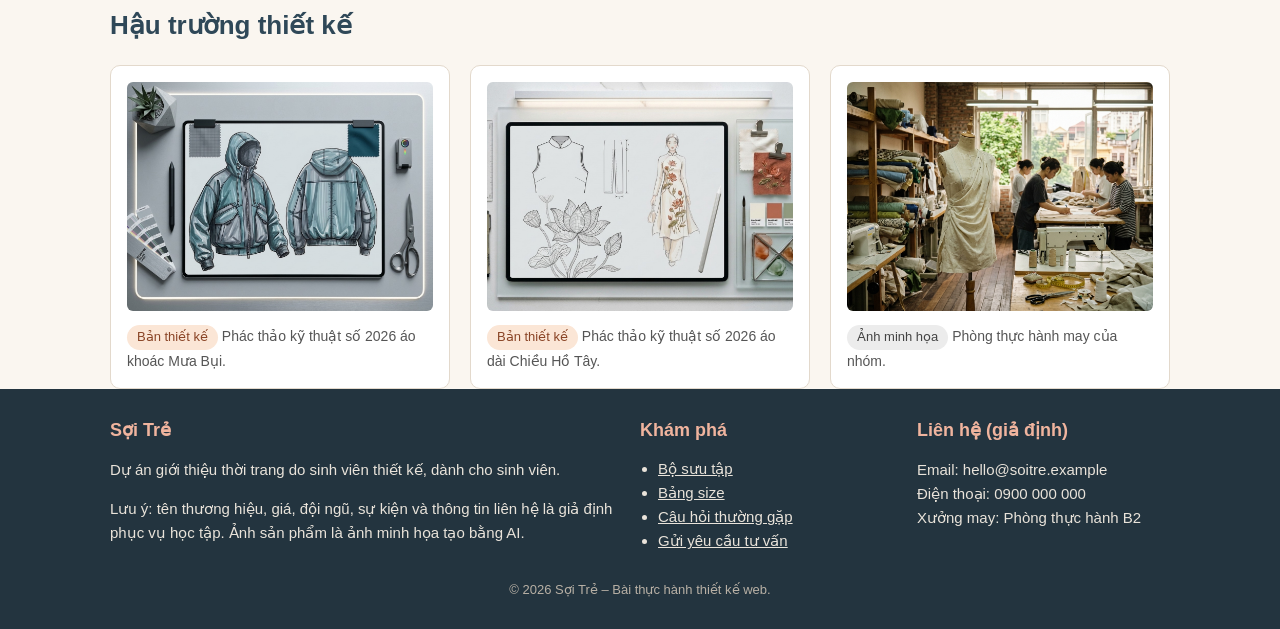
<file: thu-vien.html>
<!DOCTYPE html>
<html lang="vi">
<head>
  <meta charset="UTF-8">
  <meta name="viewport" content="width=device-width, initial-scale=1.0">
  <title>Thư viện hình ảnh – Sợi Trẻ</title>
  <link rel="stylesheet" href="css/style.css">
</head>
<body>
  <header class="dau-trang">
    <div class="khung">
      <a class="logo" href="index.html">Sợi<span>Trẻ</span></a>
      <nav class="menu" aria-label="Menu chính">
        <ul>
          <li><a href="index.html">Trang chủ</a></li>
          <li><a href="gioi-thieu.html">Giới thiệu</a></li>
          <li><a href="phong-cach.html">Phong cách</a></li>
          <li><a href="bo-suu-tap.html">Bộ sưu tập</a></li>
          <li><a href="chat-lieu.html">Chất liệu</a></li>
          <li><a href="kich-thuoc.html">Kích thước</a></li>
          <li><a href="thu-vien.html" class="dang-xem" aria-current="page">Thư viện</a></li>
          <li><a href="hoi-dap.html">Hỏi đáp</a></li>
          <li><a href="lien-he.html">Liên hệ</a></li>
        </ul>
      </nav>
    </div>
  </header>

  <main class="khung">
    <p class="duong-dan"><a href="index.html">Trang chủ</a> / Thư viện</p>
    <h1>Thư viện hình ảnh</h1>
    <p>Bấm vào một ảnh (hoặc dùng phím Tab rồi Enter) để xem ảnh lớn. Nhấn nút Đóng hoặc phím Esc để quay lại.</p>
    <p class="ghi-chu">Ảnh có nhãn "Sản phẩm truyền thông" do nhóm tự thiết kế. Các ảnh còn lại là ảnh minh họa tạo bằng AI để hình dung sản phẩm, bản vẽ và không gian làm việc.</p>

    <section>
      <h2>Sản phẩm truyền thông</h2>
      <div class="luoi thu-vien-luoi">
        <figure class="the">
          <button type="button" class="anh-nho"><img src="images/banner.svg" alt="Banner Sợi Trẻ với tên dự án, slogan Dệt chất riêng từ giảng đường – Tự tin bước xuống phố và nhận diện hai bộ sưu tập" width="1200" height="400"></button>
          <figcaption><span class="nhan">Sản phẩm truyền thông</span> Banner: tên, slogan mới và màu nhận diện của Sợi Trẻ.</figcaption>
        </figure>
        <figure class="the">
          <button type="button" class="anh-nho"><img src="images/poster.svg" alt="Poster sự kiện Ngày Thử Đồ Sinh Viên 2026" width="600" height="850"></button>
          <figcaption><span class="nhan">Sản phẩm truyền thông</span> Poster sự kiện Ngày Thử Đồ Sinh Viên 2026.</figcaption>
        </figure>
        <figure class="the">
          <button type="button" class="anh-nho"><img src="images/infographic.svg" alt="Infographic 4 bước chọn size và bảng size đề xuất 5 cỡ S, M, L, XL, XXL cho Nam và Nữ" width="800" height="1000"></button>
          <figcaption><span class="nhan">Sản phẩm truyền thông</span> Infographic 4 bước chọn size và bảng size S – XXL (Nam &amp; Nữ).</figcaption>
        </figure>
      </div>
    </section>

    <section>
      <h2>Bộ sưu tập Phố Mưa</h2>
      <div class="luoi thu-vien-luoi">
        <figure class="the">
          <button type="button" class="anh-nho"><img src="images/mau-mua-bui.jpg" alt="Người mẫu nam mặc áo khoác dù Mưa Bụi màu xám có mũ" width="896" height="1200"></button>
          <figcaption><span class="nhan nhan-thuc-te">Đã may mẫu</span> Áo khoác dù Mưa Bụi (người mẫu nam).</figcaption>
        </figure>
        <figure class="the">
          <button type="button" class="anh-nho"><img src="images/mau-ngo-nho.jpg" alt="Người mẫu nam mặc quần túi hộp Ngõ Nhỏ màu xanh than" width="896" height="1200"></button>
          <figcaption><span class="nhan nhan-thuc-te">Đã may mẫu</span> Quần túi hộp Ngõ Nhỏ (người mẫu nam).</figcaption>
        </figure>
        <figure class="the">
          <button type="button" class="anh-nho"><img src="images/mau-vung-nuoc.jpg" alt="Người mẫu mặc áo thun xám Vũng Nước in hình gợn sóng" width="896" height="1200"></button>
          <figcaption><span class="nhan nhan-minh-hoa">Ảnh mẫu minh họa</span> Áo thun Vũng Nước.</figcaption>
        </figure>
      </div>
    </section>

    <section>
      <h2>Bộ sưu tập Gió Lụa</h2>
      <div class="luoi thu-vien-luoi">
        <figure class="the">
          <button type="button" class="anh-nho"><img src="images/mau-chieu-ho-tay.jpg" alt="Người mẫu nữ mặc áo dài cách tân Chiều Hồ Tây màu kem thêu lá sen" width="896" height="1200"></button>
          <figcaption><span class="nhan nhan-thuc-te">Đã may mẫu</span> Áo dài cách tân Chiều Hồ Tây.</figcaption>
        </figure>
        <figure class="the">
          <button type="button" class="anh-nho"><img src="images/mau-hoa-sua.jpg" alt="Người mẫu nữ mặc chân váy linen Hoa Sữa màu kem thêu hoa sữa ở gấu váy" width="896" height="1200"></button>
          <figcaption><span class="nhan nhan-thiet-ke">Bản thiết kế</span> Chân váy linen Hoa Sữa (dựng mẫu trên người mặc).</figcaption>
        </figure>
        <figure class="the">
          <button type="button" class="anh-nho"><img src="images/mau-gio-som.jpg" alt="Người mẫu nữ mặc sơ mi lụa Gió Sớm màu hồng đất" width="896" height="1200"></button>
          <figcaption><span class="nhan nhan-minh-hoa">Ảnh mẫu minh họa</span> Sơ mi lụa Gió Sớm.</figcaption>
        </figure>
      </div>
    </section>

    <section>
      <h2>Hậu trường thiết kế</h2>
      <div class="luoi thu-vien-luoi">
        <figure class="the">
          <button type="button" class="anh-nho"><img src="images/phac-thao-mua-bui.jpg" alt="Bàn thiết kế hiện đại 2026 hiển thị bản vẽ mặt trước, mặt sau áo khoác Mưa Bụi kèm bảng màu Pantone và mẫu vải" width="1200" height="896"></button>
          <figcaption><span class="nhan nhan-thiet-ke">Bản thiết kế</span> Phác thảo kỹ thuật số 2026 áo khoác Mưa Bụi.</figcaption>
        </figure>
        <figure class="the">
          <button type="button" class="anh-nho"><img src="images/phac-thao-chieu-ho-tay.jpg" alt="Không gian thiết kế hiện đại 2026 hiển thị bản vẽ kỹ thuật và minh họa áo dài Chiều Hồ Tây kèm thẻ màu Pantone và mẫu thêu" width="1200" height="896"></button>
          <figcaption><span class="nhan nhan-thiet-ke">Bản thiết kế</span> Phác thảo kỹ thuật số 2026 áo dài Chiều Hồ Tây.</figcaption>
        </figure>
        <figure class="the">
          <button type="button" class="anh-nho"><img src="images/xuong-may.jpg" alt="Phòng thực hành may với ma-nơ-canh và máy may" width="1200" height="896"></button>
          <figcaption><span class="nhan nhan-minh-hoa">Ảnh minh họa</span> Phòng thực hành may của nhóm.</figcaption>
        </figure>
      </div>
    </section>

    <div id="hop-anh-lon" class="hop-anh-lon an" role="dialog" aria-modal="true" aria-label="Xem ảnh lớn">
      <img id="anh-lon" src="images/banner.svg" alt="">
      <p id="chu-thich-lon"></p>
      <button type="button" id="nut-dong" class="nut">Đóng</button>
    </div>
  </main>

  <footer class="chan-trang">
    <div class="khung">
      <section>
        <h2>Sợi Trẻ</h2>
        <p>Dự án giới thiệu thời trang do sinh viên thiết kế, dành cho sinh viên.</p>
        <p>Lưu ý: tên thương hiệu, giá, đội ngũ, sự kiện và thông tin liên hệ là giả định phục vụ học tập. Ảnh sản phẩm là ảnh minh họa tạo bằng AI.</p>
      </section>
      <section>
        <h2>Khám phá</h2>
        <ul>
          <li><a href="bo-suu-tap.html">Bộ sưu tập</a></li>
          <li><a href="kich-thuoc.html">Bảng size</a></li>
          <li><a href="hoi-dap.html">Câu hỏi thường gặp</a></li>
          <li><a href="lien-he.html">Gửi yêu cầu tư vấn</a></li>
        </ul>
      </section>
      <section>
        <h2>Liên hệ (giả định)</h2>
        <p>Email: hello@soitre.example<br>Điện thoại: 0900 000 000<br>Xưởng may: Phòng thực hành B2</p>
      </section>
    </div>
    <p class="ban-quyen">© 2026 Sợi Trẻ – Bài thực hành thiết kế web.</p>
  </footer>

  <script src="js/thu-vien.js"></script>
</body>
</html>
</file>
<file: css/style.css>
* {
  box-sizing: border-box;
}

body {
  margin: 0;
  font-family: Arial, Tahoma, sans-serif;
  font-size: 16px;
  line-height: 1.6;
  color: #2b2b2b;
  background-color: #faf6f0;
}

h1,
h2,
h3 {
  font-family: Arial, Tahoma, sans-serif;
  color: #2f4858;
  line-height: 1.3;
  font-weight: 700;
}

h1 {
  font-size: 34px;
}

h2 {
  font-size: 26px;
  margin-top: 40px;
}

h3 {
  font-size: 20px;
}

a {
  color: #b35f45;
}

a:hover {
  color: #2f4858;
}

a:focus,
button:focus,
input:focus,
select:focus,
textarea:focus {
  outline: 3px solid #e0a43a;
  outline-offset: 2px;
}

img {
  max-width: 100%;
  height: auto;
  display: block;
}

.khung {
  max-width: 1100px;
  margin: 0 auto;
  padding: 0 20px;
}

.dau-trang {
  background-color: #2f4858;
  color: #ffffff;
}

.dau-trang .khung {
  display: flex;
  justify-content: space-between;
  align-items: center;
  flex-wrap: wrap;
  gap: 10px;
  padding-top: 12px;
  padding-bottom: 12px;
}

.logo {
  color: #ffffff;
  font-family: Arial, Tahoma, sans-serif;
  font-size: 26px;
  font-weight: 700;
  text-decoration: none;
}

.logo span {
  color: #f0b49e;
}

.logo:hover {
  color: #f0b49e;
}

.menu ul {
  list-style: none;
  margin: 0;
  padding: 0;
  display: flex;
  flex-wrap: wrap;
  gap: 4px;
}

.menu a {
  display: block;
  padding: 8px 12px;
  color: #ffffff;
  text-decoration: none;
  border-radius: 6px;
}

.menu a:hover,
.menu a:focus {
  background-color: #c8745a;
  color: #ffffff;
}

.menu a.dang-xem {
  background-color: #faf6f0;
  color: #2f4858;
  font-weight: bold;
}

main {
  padding-bottom: 40px;
}

.duong-dan {
  font-size: 14px;
  margin-top: 16px;
}

.banner {
  margin: 20px 0;
  border-radius: 10px;
  overflow: hidden;
}

.nut {
  display: inline-block;
  padding: 10px 20px;
  background-color: #c8745a;
  color: #ffffff;
  border: 2px solid #c8745a;
  border-radius: 6px;
  font-size: 16px;
  text-decoration: none;
  cursor: pointer;
}

.nut:hover,
.nut:focus {
  background-color: #2f4858;
  border-color: #2f4858;
  color: #ffffff;
}

.nut-vien {
  background-color: #ffffff;
  color: #2f4858;
  border-color: #2f4858;
}

.nut-vien.dang-chon {
  background-color: #2f4858;
  color: #ffffff;
}

.luoi {
  display: grid;
  grid-template-columns: repeat(3, 1fr);
  gap: 20px;
}

.luoi-2 {
  display: grid;
  grid-template-columns: repeat(2, 1fr);
  gap: 24px;
  align-items: start;
}

.luoi-2 > div > h2:first-child {
  margin-top: 0;
}

.the {
  background-color: #ffffff;
  border: 1px solid #e3d9cc;
  border-radius: 10px;
  padding: 16px;
}

.the img {
  width: 100%;
  aspect-ratio: 3 / 4;
  object-fit: cover;
  border-radius: 6px;
}

.the h3 {
  margin: 12px 0 6px;
}

.the p {
  margin: 6px 0;
}

.nhan {
  display: inline-block;
  padding: 2px 10px;
  border-radius: 20px;
  font-size: 13px;
  background-color: #e8eef1;
  color: #2f4858;
}

.nhan-thuc-te {
  background-color: #dcefdc;
  color: #2d5a2d;
}

.nhan-thiet-ke {
  background-color: #fbe6d6;
  color: #8a4426;
}

.nhan-minh-hoa {
  background-color: #ececec;
  color: #444444;
}

.gia {
  font-weight: bold;
  color: #b35f45;
}

.ghi-chu {
  background-color: #fff6df;
  border-left: 5px solid #e0a43a;
  padding: 12px 16px;
  border-radius: 4px;
}

figure {
  margin: 0;
}

figcaption {
  font-size: 14px;
  color: #555555;
  margin-top: 6px;
}

table {
  width: 100%;
  border-collapse: collapse;
  background-color: #ffffff;
}

caption {
  font-weight: bold;
  padding: 8px;
  color: #2f4858;
}

th,
td {
  border: 1px solid #d6cbbd;
  padding: 10px;
  text-align: left;
}

th {
  background-color: #2f4858;
  color: #ffffff;
}

tr:nth-child(even) td {
  background-color: #f6f0e8;
}

.cuon-ngang {
  overflow-x: auto;
}

.cuon-ngang + .cuon-ngang {
  margin-top: 20px;
}

.bo-loc {
  display: flex;
  flex-wrap: wrap;
  align-items: center;
  gap: 10px;
  margin-bottom: 12px;
}

.trang-thai-loc {
  font-weight: bold;
  color: #2f4858;
}

.khong-co-ket-qua {
  padding: 20px;
  text-align: center;
  background-color: #ffffff;
  border: 2px dashed #c8745a;
  border-radius: 10px;
}

.an {
  display: none;
}

.faq-muc {
  border: 1px solid #e3d9cc;
  border-radius: 8px;
  margin-bottom: 10px;
  background-color: #ffffff;
}

.faq-cau-hoi {
  width: 100%;
  text-align: left;
  padding: 14px 16px;
  font-size: 17px;
  background-color: #ffffff;
  border: none;
  border-radius: 8px;
  cursor: pointer;
  color: #2f4858;
  font-weight: bold;
}

.faq-cau-hoi:hover {
  background-color: #f6f0e8;
}

.faq-cau-hoi::after {
  content: " +";
  float: right;
}

.faq-cau-hoi.dang-mo::after {
  content: " −";
}

.faq-tra-loi {
  padding: 0 16px 14px;
}

.thu-vien-luoi img {
  aspect-ratio: 4 / 3;
  object-fit: cover;
  width: 100%;
  border-radius: 6px;
}

.anh-nho {
  padding: 0;
  border: none;
  background: none;
  cursor: pointer;
  width: 100%;
}

.anh-nho:hover img {
  opacity: 0.85;
}

.hop-anh-lon {
  position: fixed;
  top: 0;
  left: 0;
  width: 100%;
  height: 100%;
  background-color: rgba(0, 0, 0, 0.85);
  display: flex;
  flex-direction: column;
  justify-content: center;
  align-items: center;
  padding: 20px;
}

.hop-anh-lon.an {
  display: none;
}

.hop-anh-lon img {
  max-height: 75vh;
  width: auto;
  border-radius: 6px;
}

.hop-anh-lon p {
  color: #ffffff;
  max-width: 700px;
  text-align: center;
}

form {
  background-color: #ffffff;
  border: 1px solid #e3d9cc;
  border-radius: 10px;
  padding: 20px;
}

.o-nhap {
  margin-bottom: 16px;
}

.o-nhap label {
  display: block;
  font-weight: bold;
  margin-bottom: 4px;
}

.o-nhap input,
.o-nhap select,
.o-nhap textarea {
  width: 100%;
  padding: 10px;
  font-size: 16px;
  border: 1px solid #b9ac9c;
  border-radius: 6px;
  font-family: inherit;
}

.o-nhap input.loi,
.o-nhap select.loi,
.o-nhap textarea.loi {
  border: 2px solid #c0392b;
}

.bao-loi {
  color: #c0392b;
  font-size: 14px;
  margin: 4px 0 0;
}

.nhom-radio label {
  display: inline;
  font-weight: normal;
  margin-right: 14px;
}

.nhom-radio input {
  width: auto;
}

fieldset {
  border: 1px solid #e3d9cc;
  border-radius: 6px;
}

.tom-tat {
  background-color: #e9f4ea;
  border: 2px solid #4c8c4c;
  border-radius: 10px;
  padding: 16px 20px;
  margin-top: 20px;
}

.chan-trang {
  background-color: #23343f;
  color: #e9e3da;
  padding: 30px 0 16px;
  font-size: 15px;
}

.chan-trang .khung {
  display: grid;
  grid-template-columns: 2fr 1fr 1fr;
  gap: 24px;
}

.chan-trang h2 {
  color: #f0b49e;
  font-size: 18px;
  margin-top: 0;
}

.chan-trang a {
  color: #e9e3da;
}

.chan-trang a:hover,
.chan-trang a:focus {
  color: #f0b49e;
}

.chan-trang ul {
  padding-left: 18px;
  margin: 0;
}

.ban-quyen {
  text-align: center;
  font-size: 13px;
  margin-top: 20px;
  color: #b8b0a5;
}

@media (max-width: 900px) {
  .luoi {
    grid-template-columns: repeat(2, 1fr);
  }

  .chan-trang .khung {
    grid-template-columns: 1fr 1fr;
  }
}

@media (max-width: 600px) {
  h1 {
    font-size: 26px;
  }

  h2 {
    font-size: 22px;
  }

  .luoi,
  .luoi-2 {
    grid-template-columns: 1fr;
  }

  .dau-trang .khung {
    flex-direction: column;
    align-items: flex-start;
  }

  .menu a {
    padding: 6px 10px;
    font-size: 15px;
  }

  .chan-trang .khung {
    grid-template-columns: 1fr;
  }
}
</file>
